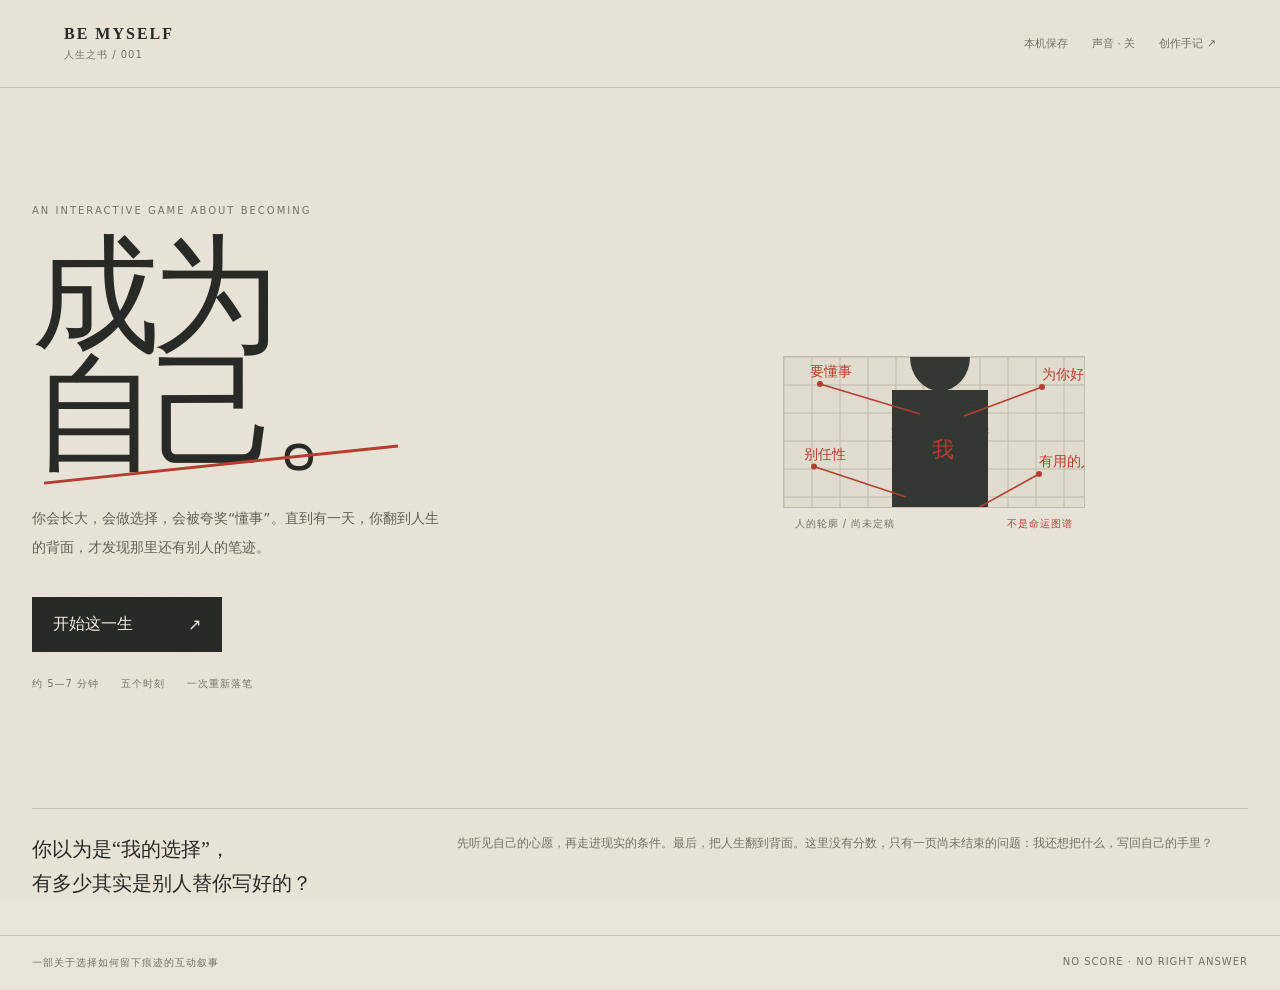
<file: index.html>
<!doctype html><html lang="zh-CN"><head><meta charset="utf-8"><meta name="viewport" content="width=device-width,initial-scale=1"><meta http-equiv="refresh" content="0; url=game.html"><link rel="canonical" href="game.html"><title>Be Myself · 人生之书</title></head><body><p>正在打开 <a href="game.html">Be Myself · 人生之书</a>……</p></body></html>
</file>
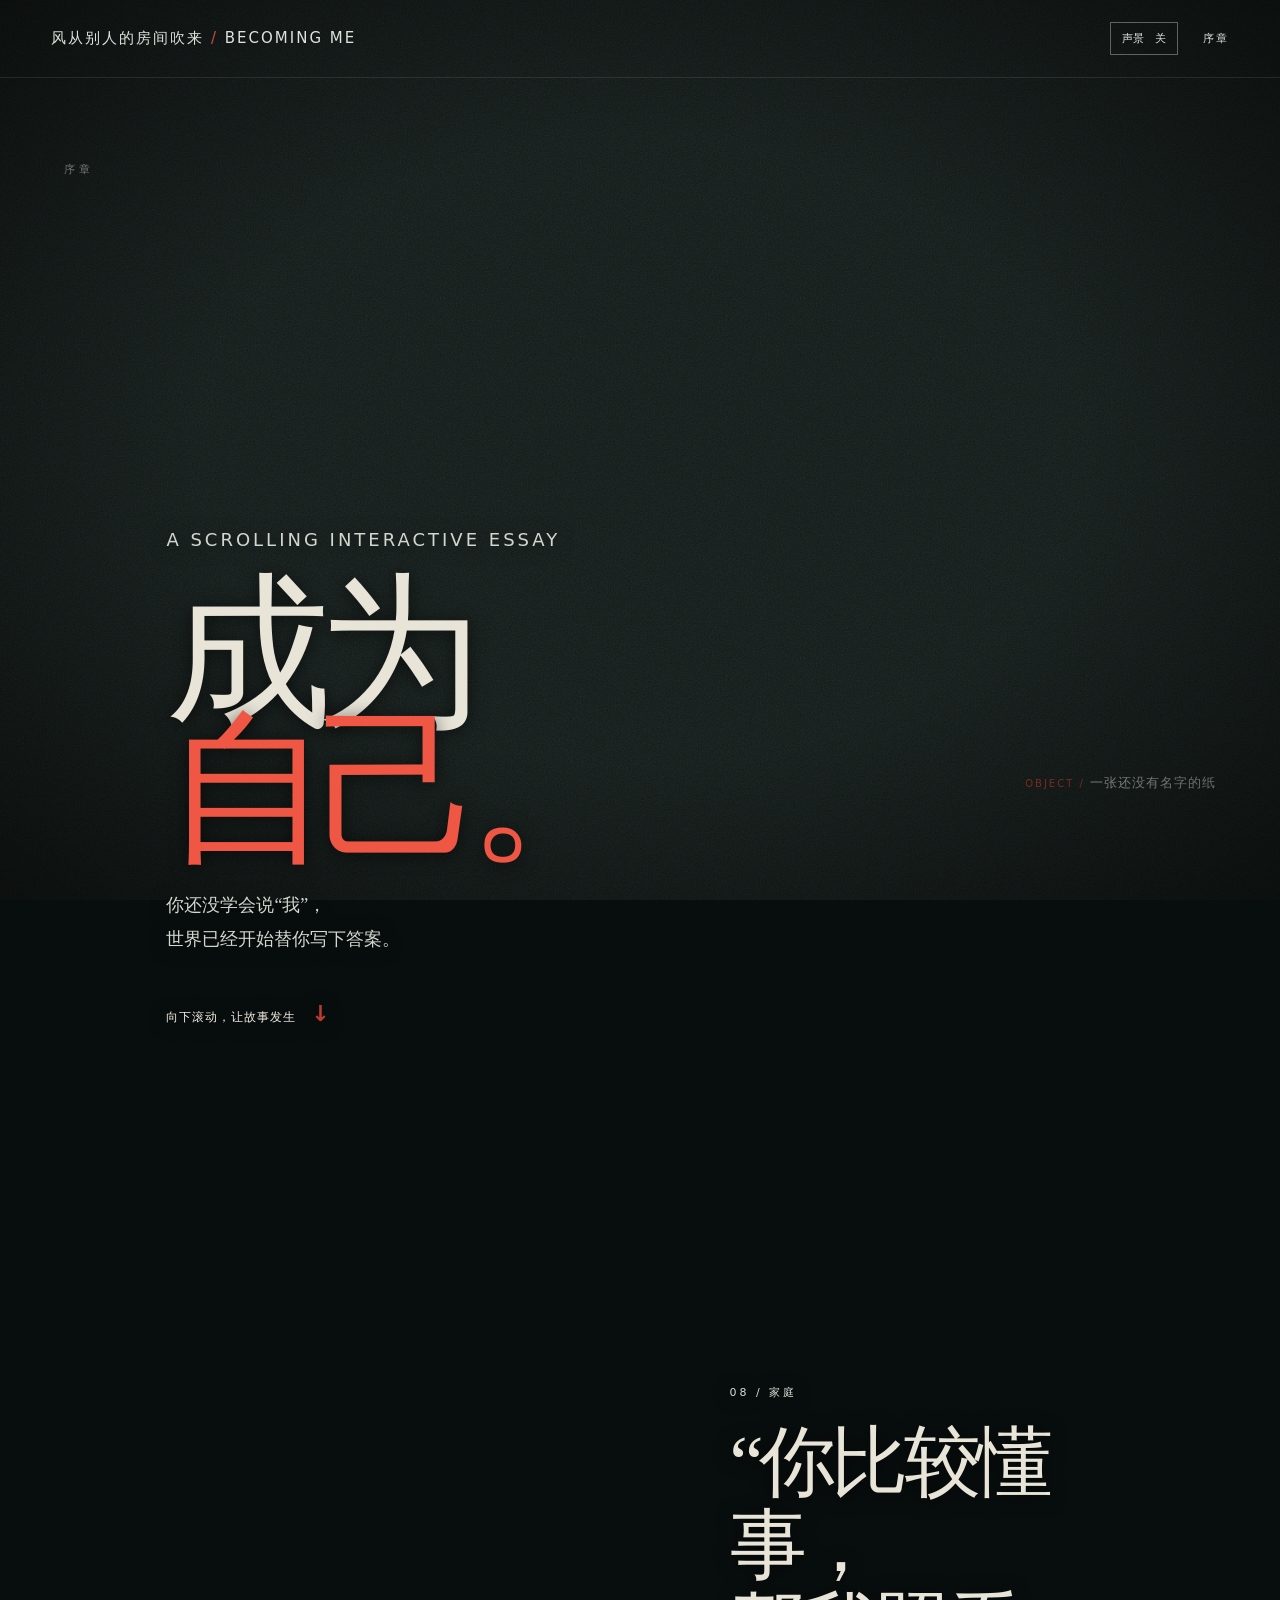
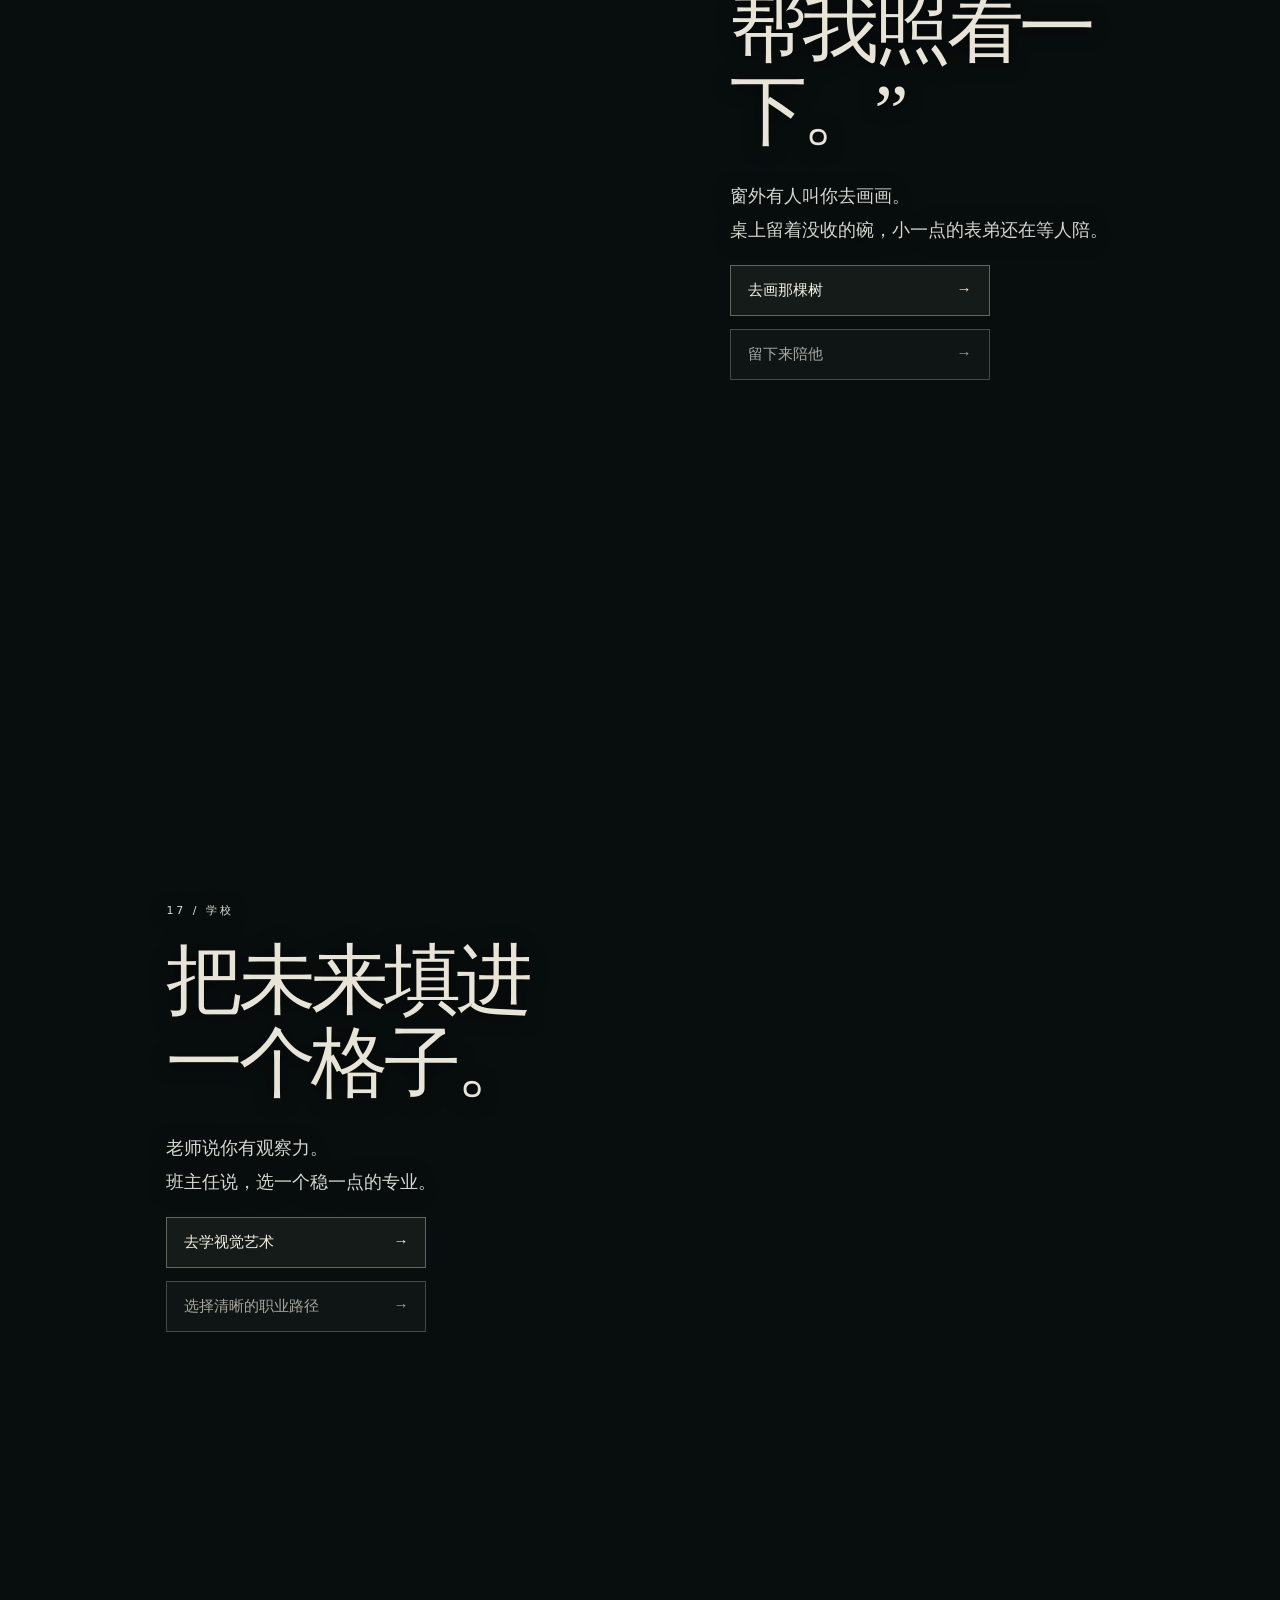
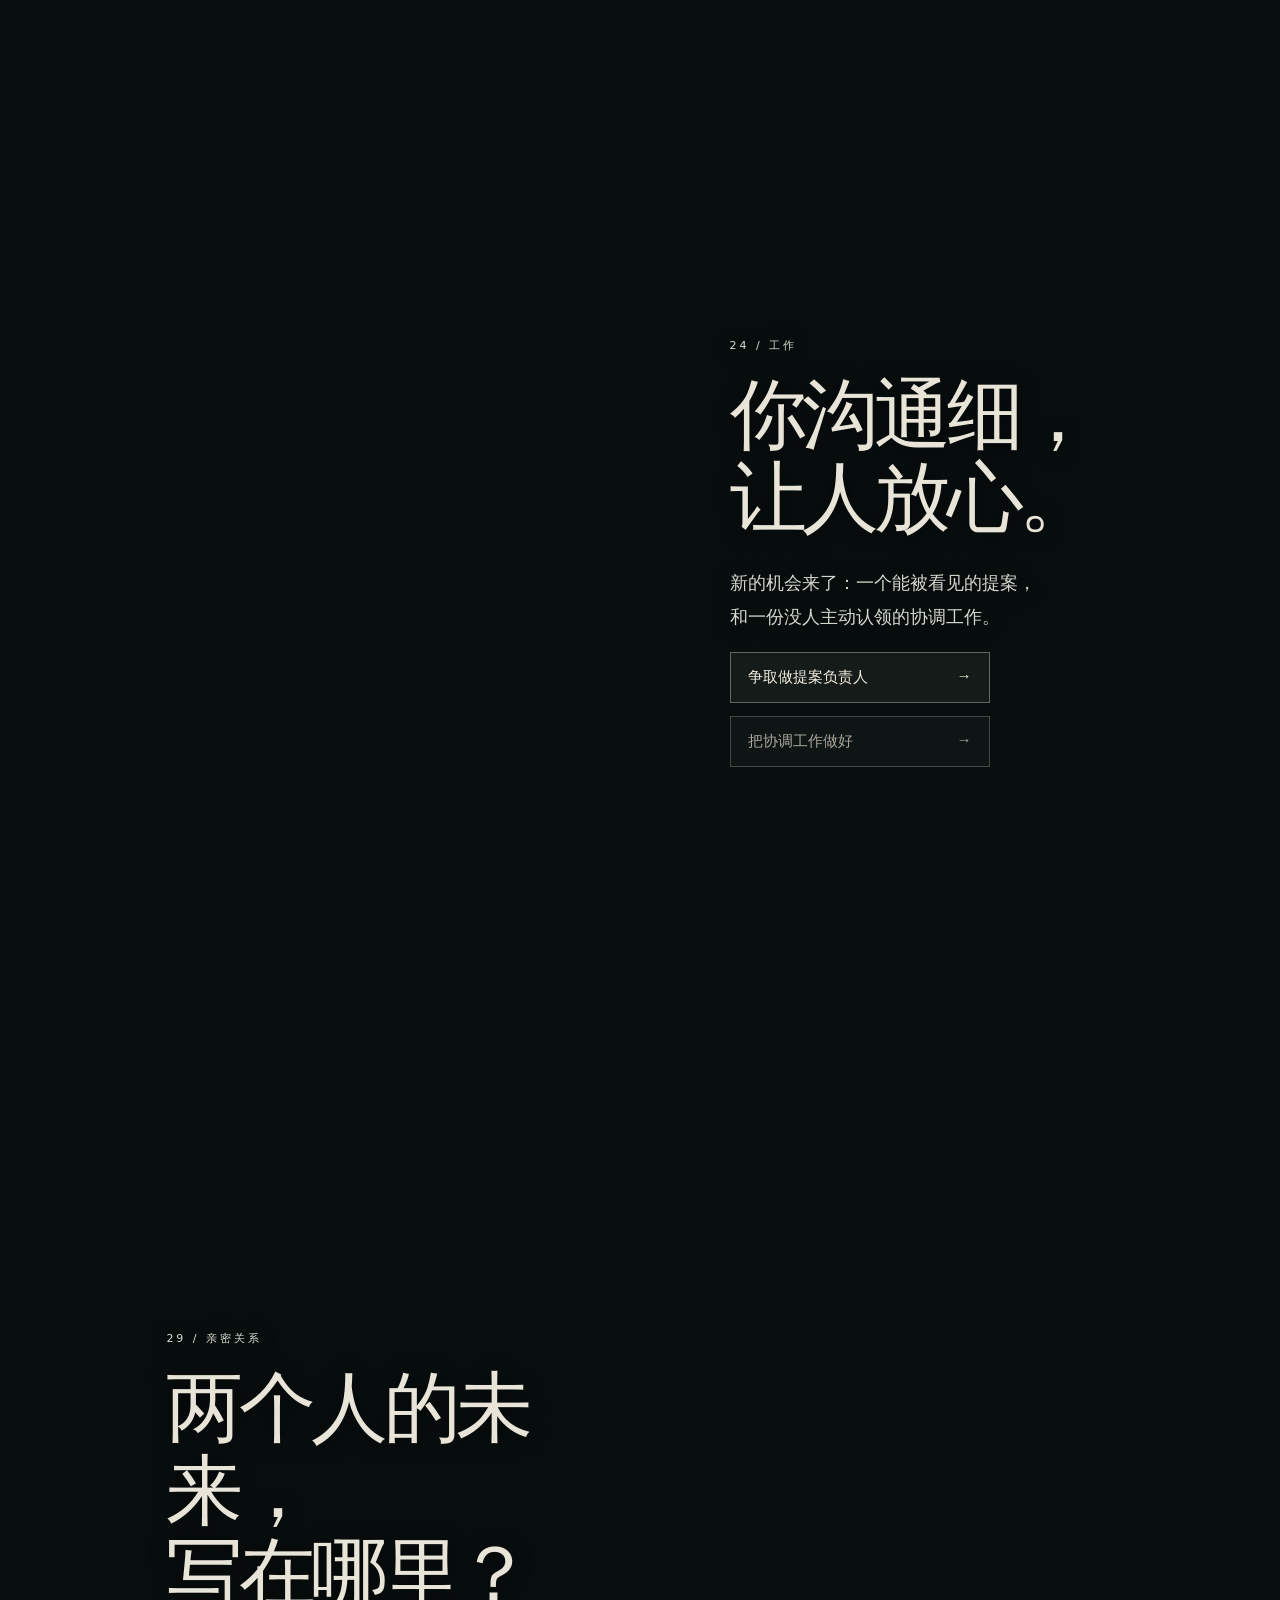
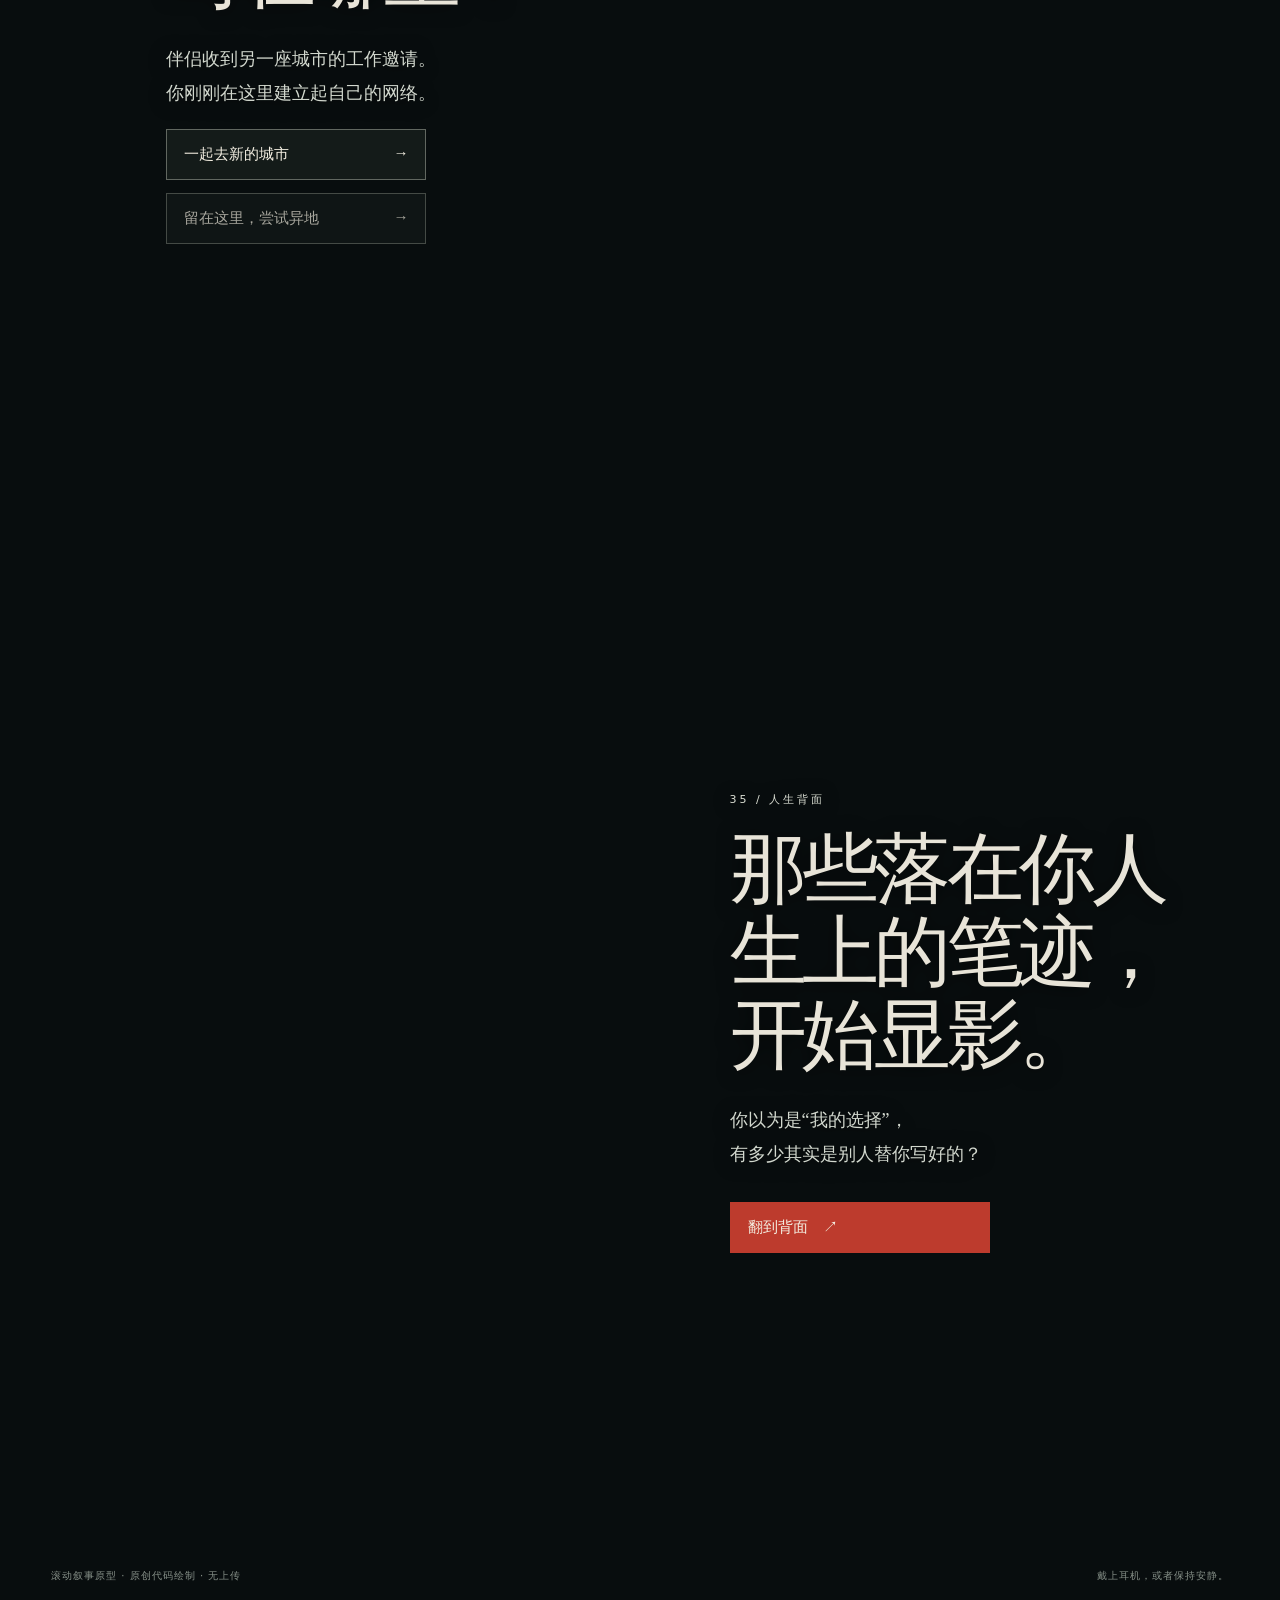
<file: becoming-film.html>
<!doctype html><html lang="zh-CN"><head><meta charset="utf-8"><meta name="viewport" content="width=device-width,initial-scale=1"><title>风从别人的房间吹来｜滚动动画叙事</title><link rel="stylesheet" href="becoming-film.css"></head><body><div id="progress"></div><header><div class="mark">风从别人的房间吹来 <i>/</i> BECOMING ME</div><div class="tools"><button id="sound">声景　关</button><span id="chapter">序章</span></div></header><main><div class="stage"><canvas id="world"></canvas><div class="film-grain"></div><div class="chapter-title" id="chapterTitle"></div><div class="object-label" id="objectLabel"></div></div><article id="story"><section class="beat intro" data-chapter="序章" data-object="一张还没有名字的纸"><div class="copy"><p class="kicker">A SCROLLING INTERACTIVE ESSAY</p><h1>成为<br><em>自己。</em></h1><p>你还没学会说“我”，<br>世界已经开始替你写下答案。</p><div class="scroll-cue">向下滚动，让故事发生 <b>↓</b></div></div></section><section class="beat" data-chapter="家庭" data-object="一只没有洗完的碗"><div class="copy"><span class="age">08 / 家庭</span><h2>“你比较懂事，<br>帮我照看一下。”</h2><p>窗外有人叫你去画画。<br>桌上留着没收的碗，小一点的表弟还在等人陪。</p><button class="choice" data-sound="home">去画那棵树 <span>→</span></button><button class="choice ghost" data-sound="home2">留下来陪他 <span>→</span></button></div></section><section class="beat" data-chapter="学校" data-object="一张被擦过的答题卡"><div class="copy"><span class="age">17 / 学校</span><h2>把未来填进<br>一个格子。</h2><p>老师说你有观察力。<br>班主任说，选一个稳一点的专业。</p><button class="choice" data-sound="school">去学视觉艺术 <span>→</span></button><button class="choice ghost" data-sound="school2">选择清晰的职业路径 <span>→</span></button></div></section><section class="beat" data-chapter="工作" data-object="一枚没有署名的工牌"><div class="copy"><span class="age">24 / 工作</span><h2>你沟通细，<br>让人放心。</h2><p>新的机会来了：一个能被看见的提案，<br>和一份没人主动认领的协调工作。</p><button class="choice" data-sound="work">争取做提案负责人 <span>→</span></button><button class="choice ghost" data-sound="work2">把协调工作做好 <span>→</span></button></div></section><section class="beat" data-chapter="关系" data-object="两张错开的地图"><div class="copy"><span class="age">29 / 亲密关系</span><h2>两个人的未来，<br>写在哪里？</h2><p>伴侣收到另一座城市的工作邀请。<br>你刚刚在这里建立起自己的网络。</p><button class="choice" data-sound="love">一起去新的城市 <span>→</span></button><button class="choice ghost" data-sound="love2">留在这里，尝试异地 <span>→</span></button></div></section><section class="beat" data-chapter="背面" data-object="一页显影中的纸"><div class="copy"><span class="age">35 / 人生背面</span><h2>那些落在你人生上的笔迹，<br>开始显影。</h2><p>你以为是“我的选择”，<br>有多少其实是别人替你写好的？</p><button class="reveal" id="reveal">翻到背面　↗</button><div class="after" id="after">这不是一场测试，也没有标准答案。<br>改变选择，不等于找到完美人生。<br><br><strong>但下一笔，可以重新商量。</strong></div></div></section></article></main><footer><span>滚动叙事原型 · 原创代码绘制 · 无上传</span><span>戴上耳机，或者保持安静。</span></footer><script src="becoming-film.js"></script></body></html>
</file>
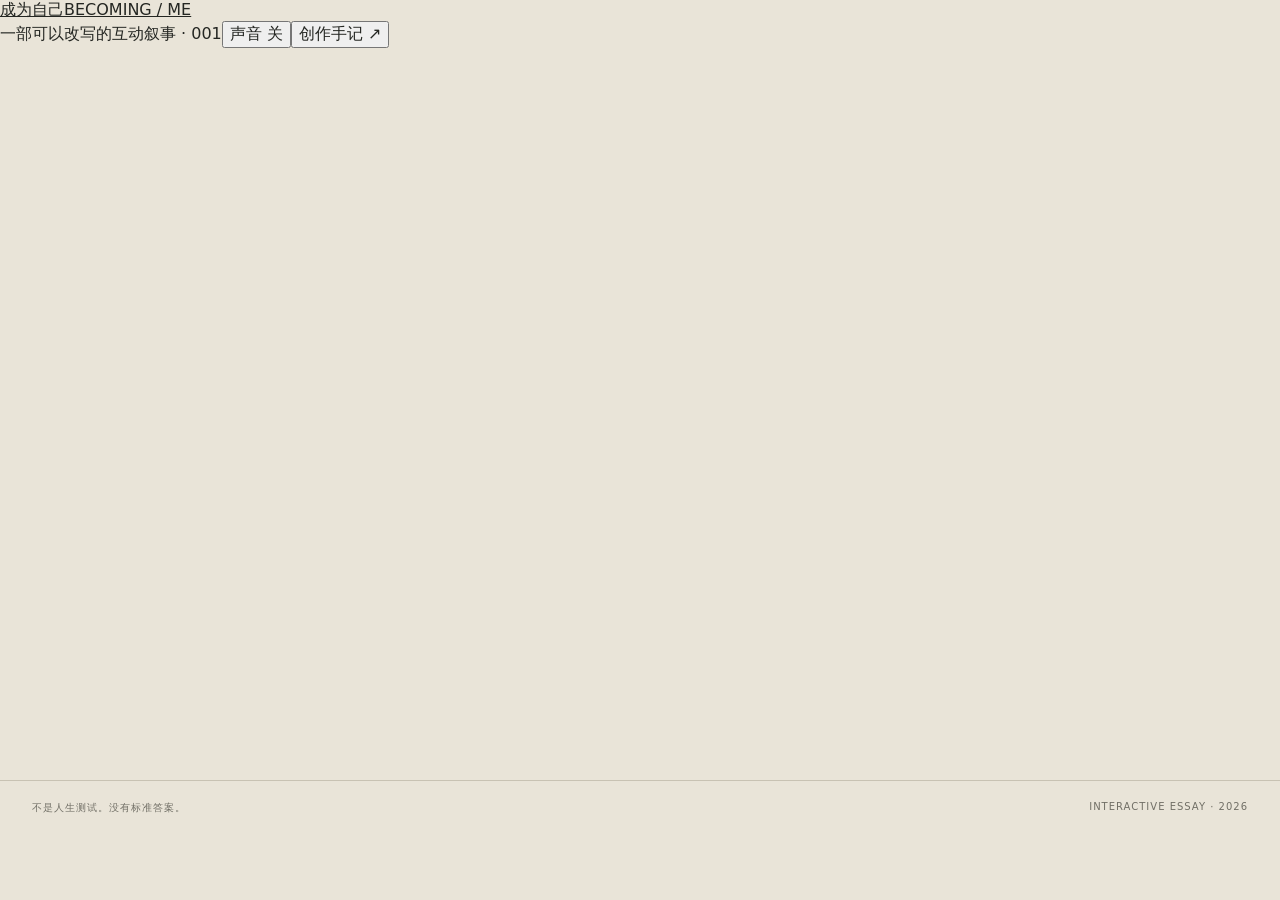
<file: becoming-final.html>
<!doctype html>
<html lang="zh-CN">
<head>
  <meta charset="utf-8">
  <meta name="viewport" content="width=device-width,initial-scale=1">
  <meta name="theme-color" content="#ece8dd">
  <title>成为自己 — 谁写下了我的选择</title>
  <link rel="stylesheet" href="game.css">
</head>
<body>
  <div class="grain" aria-hidden="true"></div>
  <header><a class="wordmark" href="becoming-yourself.html" aria-label="成为自己首页">成为自己<span>BECOMING / ME</span></a><div class="header-right"><span class="edition">一部可以改写的互动叙事 · 001</span><button id="sound" aria-pressed="false">声音 关</button><button id="about">创作手记 ↗</button></div></header>
  <main id="app"></main>
  <footer><span>不是人生测试。没有标准答案。</span><span>INTERACTIVE ESSAY · 2026</span></footer>
  <dialog id="dialog"><button class="close" aria-label="关闭">×</button><div id="dialog-content"></div></dialog>
  <div id="notice" role="status"></div>
  <script src="game.js"></script>
</body>
</html>
</file>
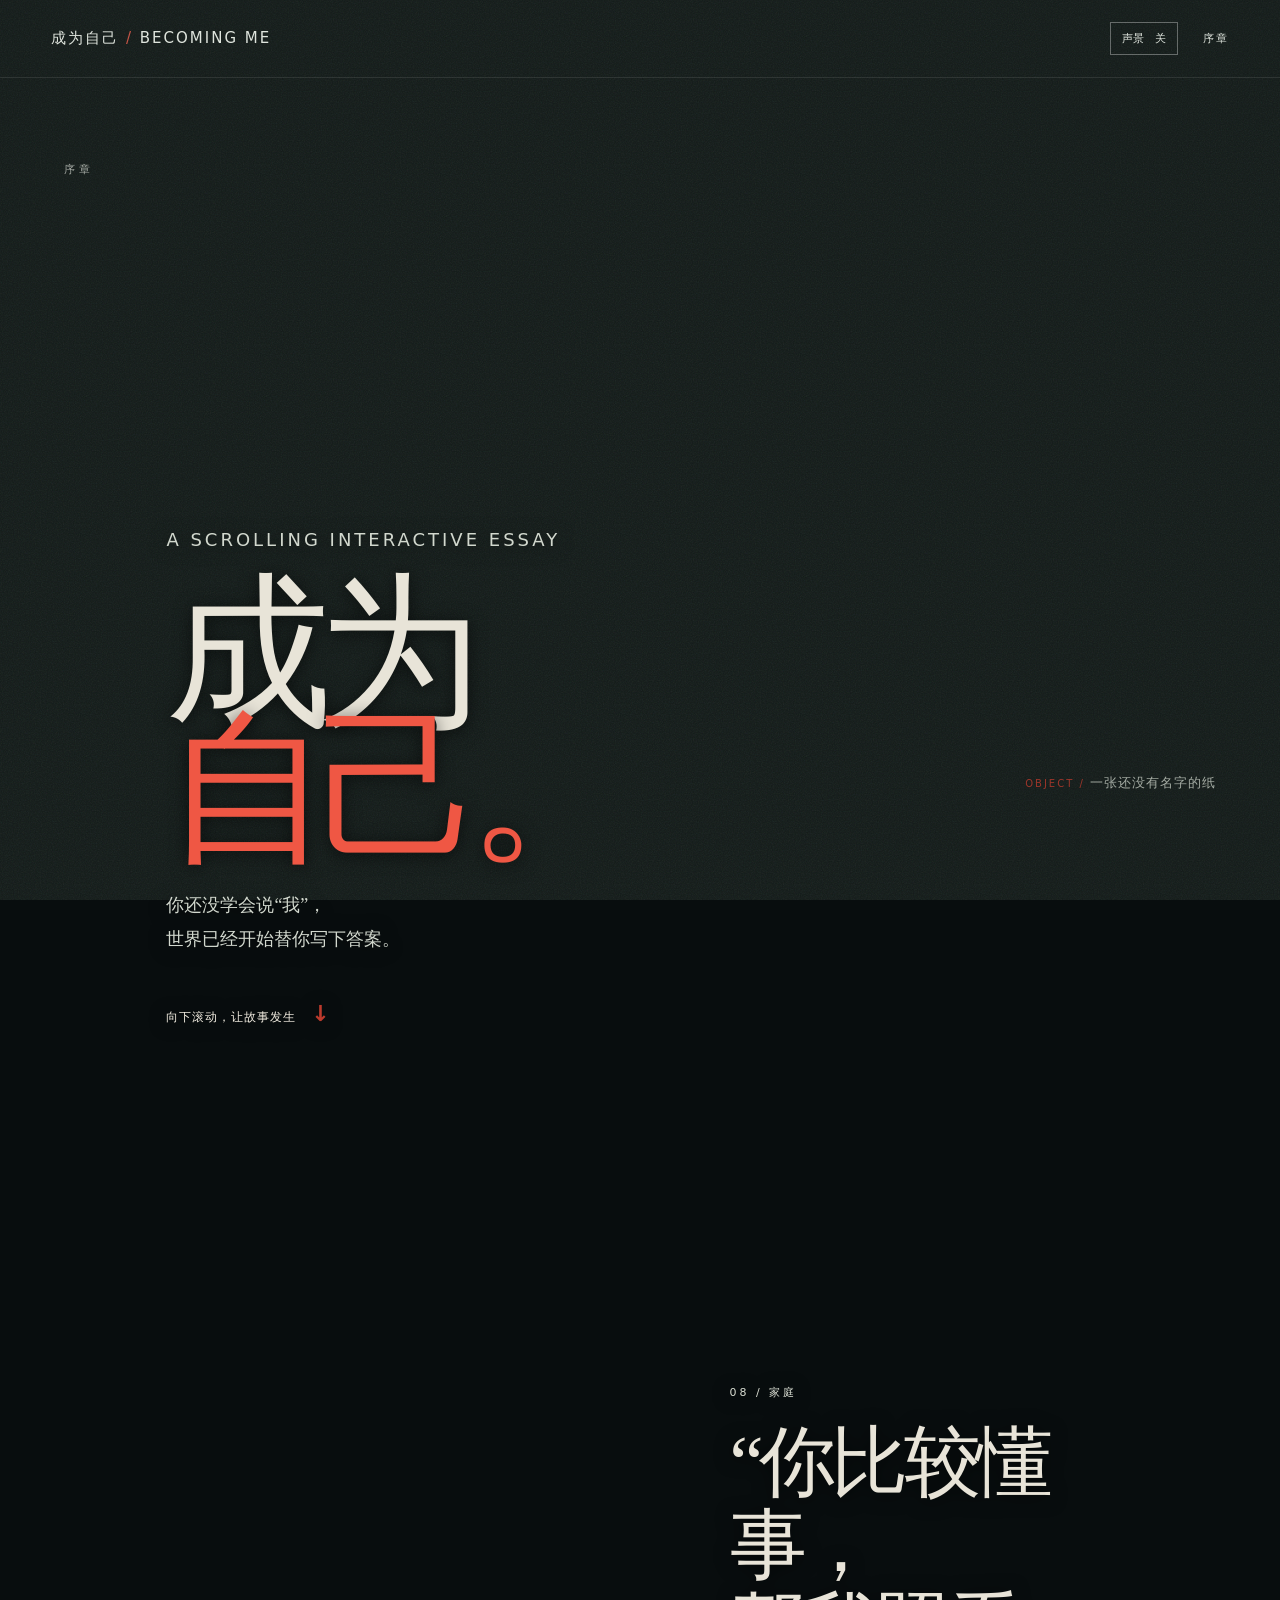
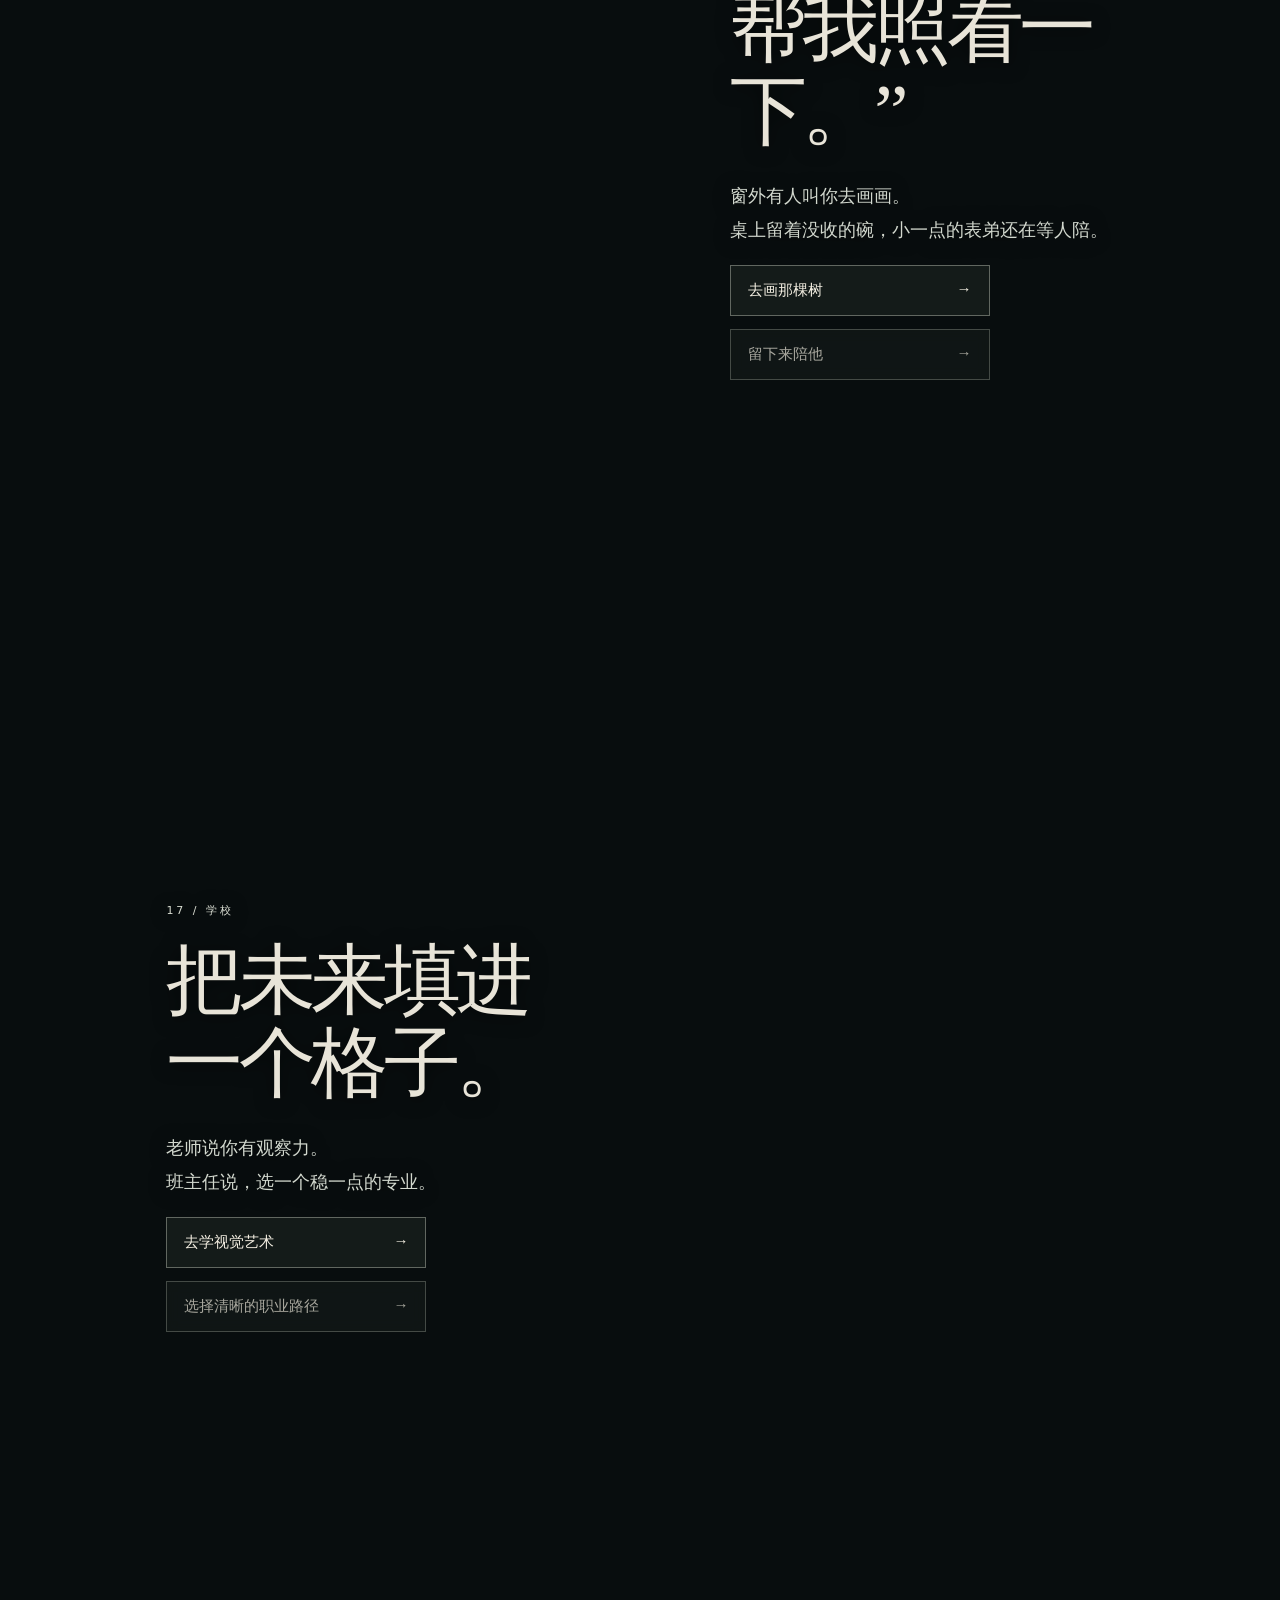
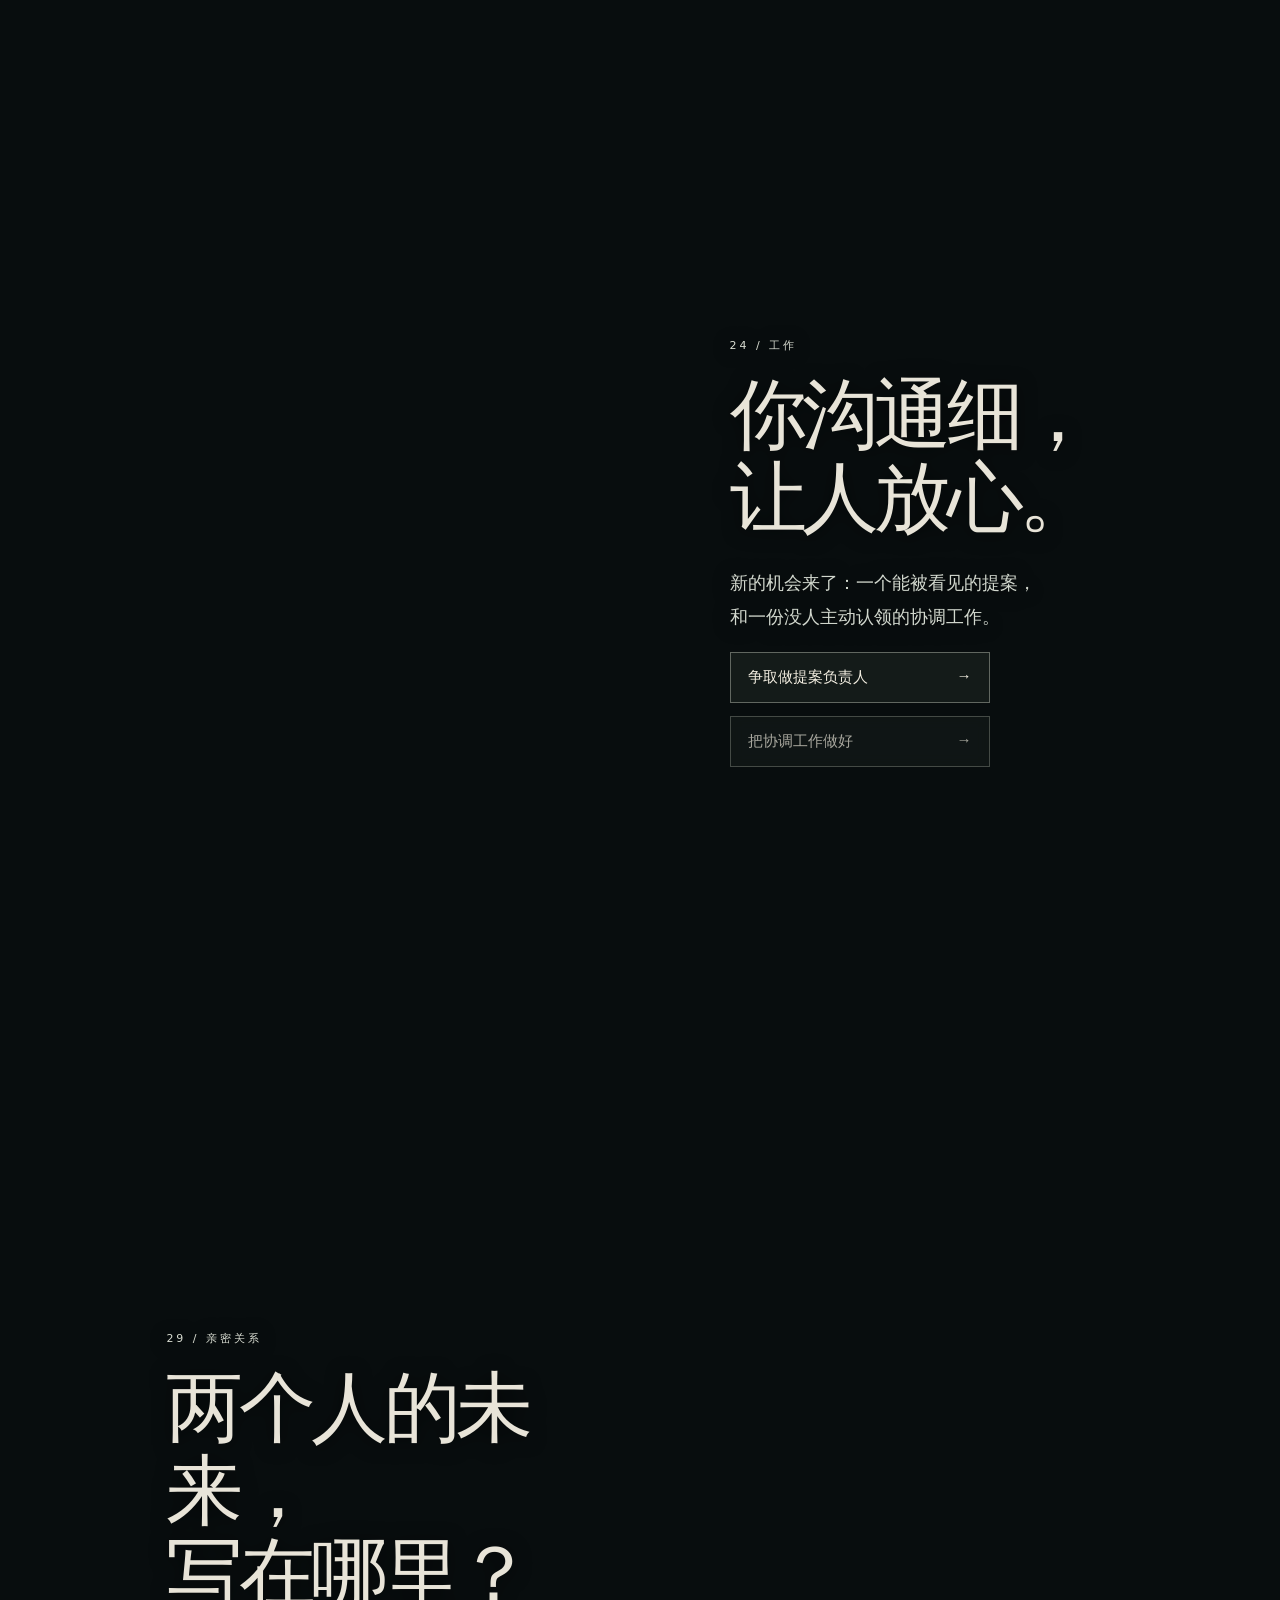
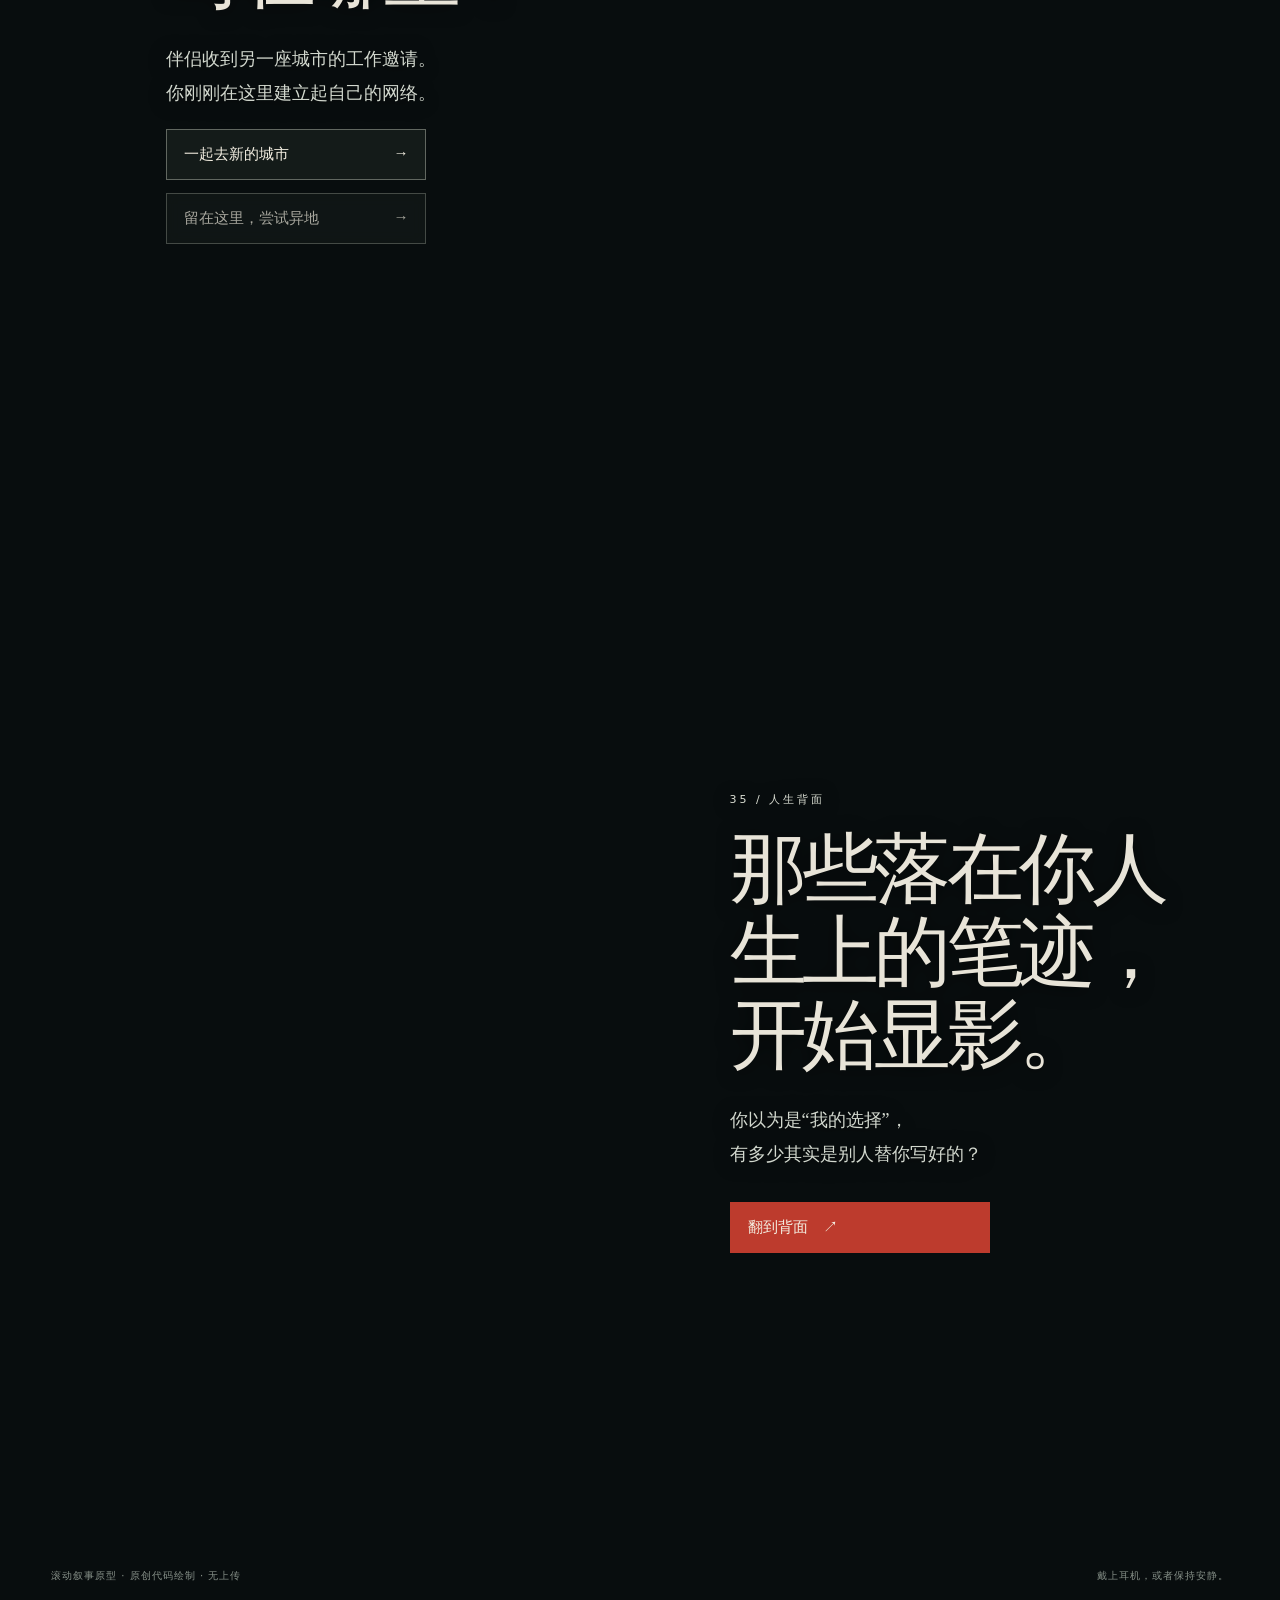
<file: becoming-scroll.html>
<!doctype html><html lang="zh-CN"><head><meta charset="utf-8"><meta name="viewport" content="width=device-width,initial-scale=1"><title>成为自己｜一部滚动的互动叙事</title><link rel="stylesheet" href="becoming-scroll.css"></head><body><div id="progress"></div><header><div class="mark">成为自己 <i>/</i> BECOMING ME</div><div class="tools"><button id="sound">声景　关</button><span id="chapter">序章</span></div></header><main><div class="stage"><canvas id="world"></canvas><div class="film-grain"></div><div class="chapter-title" id="chapterTitle"></div><div class="object-label" id="objectLabel"></div></div><article id="story"><section class="beat intro" data-chapter="序章" data-object="一张还没有名字的纸"><div class="copy"><p class="kicker">A SCROLLING INTERACTIVE ESSAY</p><h1>成为<br><em>自己。</em></h1><p>你还没学会说“我”，<br>世界已经开始替你写下答案。</p><div class="scroll-cue">向下滚动，让故事发生 <b>↓</b></div></div></section><section class="beat" data-chapter="家庭" data-object="一只没有洗完的碗"><div class="copy"><span class="age">08 / 家庭</span><h2>“你比较懂事，<br>帮我照看一下。”</h2><p>窗外有人叫你去画画。<br>桌上留着没收的碗，小一点的表弟还在等人陪。</p><button class="choice" data-sound="home">去画那棵树 <span>→</span></button><button class="choice ghost" data-sound="home2">留下来陪他 <span>→</span></button></div></section><section class="beat" data-chapter="学校" data-object="一张被擦过的答题卡"><div class="copy"><span class="age">17 / 学校</span><h2>把未来填进<br>一个格子。</h2><p>老师说你有观察力。<br>班主任说，选一个稳一点的专业。</p><button class="choice" data-sound="school">去学视觉艺术 <span>→</span></button><button class="choice ghost" data-sound="school2">选择清晰的职业路径 <span>→</span></button></div></section><section class="beat" data-chapter="工作" data-object="一枚没有署名的工牌"><div class="copy"><span class="age">24 / 工作</span><h2>你沟通细，<br>让人放心。</h2><p>新的机会来了：一个能被看见的提案，<br>和一份没人主动认领的协调工作。</p><button class="choice" data-sound="work">争取做提案负责人 <span>→</span></button><button class="choice ghost" data-sound="work2">把协调工作做好 <span>→</span></button></div></section><section class="beat" data-chapter="关系" data-object="两张错开的地图"><div class="copy"><span class="age">29 / 亲密关系</span><h2>两个人的未来，<br>写在哪里？</h2><p>伴侣收到另一座城市的工作邀请。<br>你刚刚在这里建立起自己的网络。</p><button class="choice" data-sound="love">一起去新的城市 <span>→</span></button><button class="choice ghost" data-sound="love2">留在这里，尝试异地 <span>→</span></button></div></section><section class="beat" data-chapter="背面" data-object="一页显影中的纸"><div class="copy"><span class="age">35 / 人生背面</span><h2>那些落在你人生上的笔迹，<br>开始显影。</h2><p>你以为是“我的选择”，<br>有多少其实是别人替你写好的？</p><button class="reveal" id="reveal">翻到背面　↗</button><div class="after" id="after">这不是一场测试，也没有标准答案。<br>改变选择，不等于找到完美人生。<br><br><strong>但下一笔，可以重新商量。</strong></div></div></section></article></main><footer><span>滚动叙事原型 · 原创代码绘制 · 无上传</span><span>戴上耳机，或者保持安静。</span></footer><script src="becoming-scroll.js"></script></body></html>
</file>
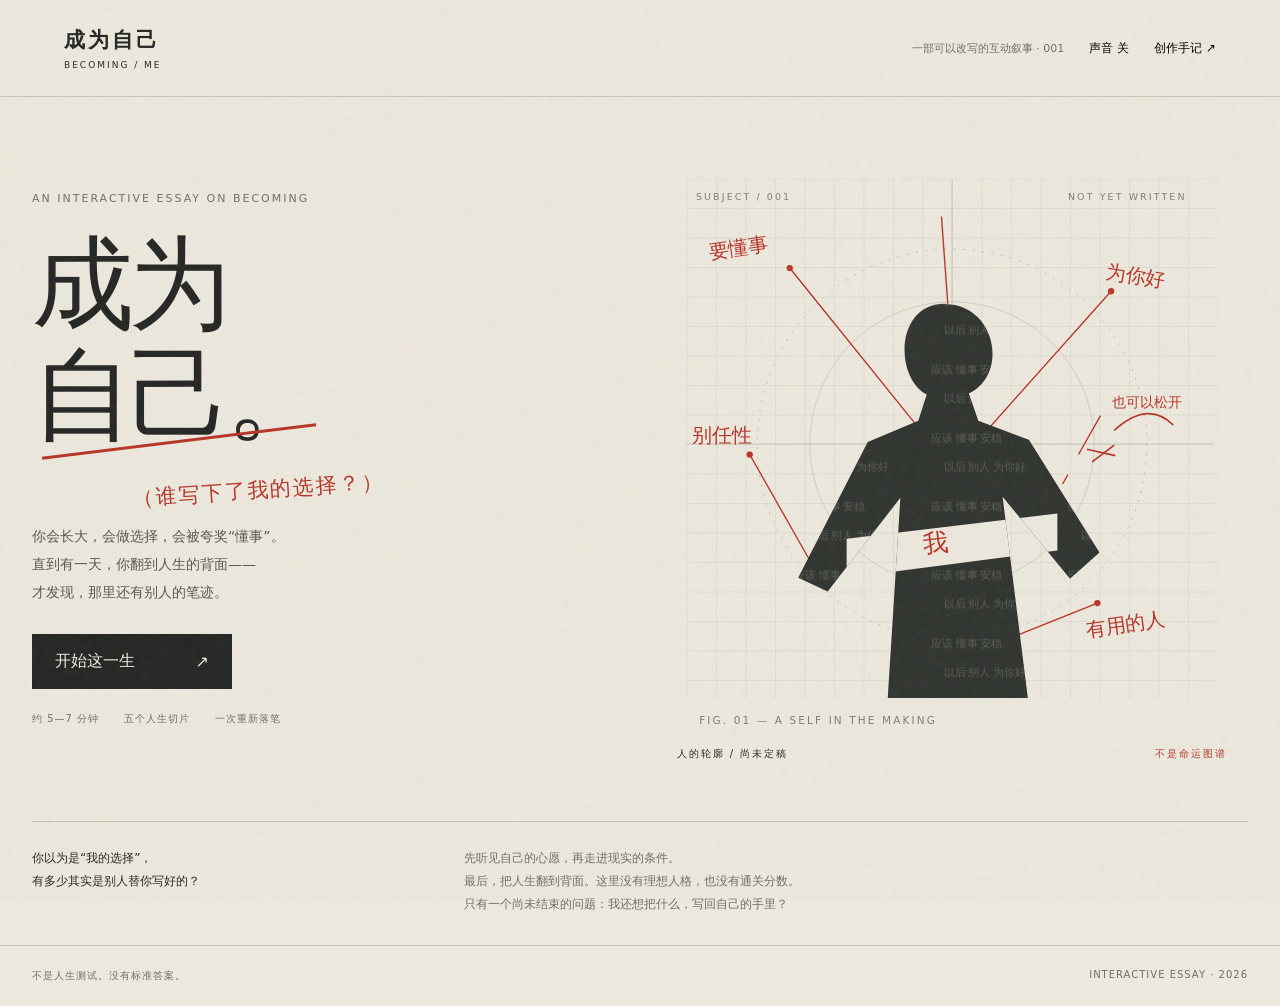
<file: becoming-v2.html>
<!doctype html>
<html lang="zh-CN">
<head>
  <meta charset="utf-8">
  <meta name="viewport" content="width=device-width,initial-scale=1">
  <meta name="theme-color" content="#ece8dd">
  <title>成为自己 — 谁写下了我的选择</title>
  <link rel="stylesheet" href="becoming-v2.css">
</head>
<body>
  <div class="grain" aria-hidden="true"></div>
  <header><a class="wordmark" href="becoming-yourself.html" aria-label="成为自己首页">成为自己<span>BECOMING / ME</span></a><div class="header-right"><span class="edition">一部可以改写的互动叙事 · 001</span><button id="sound" aria-pressed="false">声音 关</button><button id="about">创作手记 ↗</button></div></header>
  <main id="app"></main>
  <footer><span>不是人生测试。没有标准答案。</span><span>INTERACTIVE ESSAY · 2026</span></footer>
  <dialog id="dialog"><button class="close" aria-label="关闭">×</button><div id="dialog-content"></div></dialog>
  <div id="notice" role="status"></div>
  <script src="becoming-v2.js"></script>
</body>
</html>
</file>
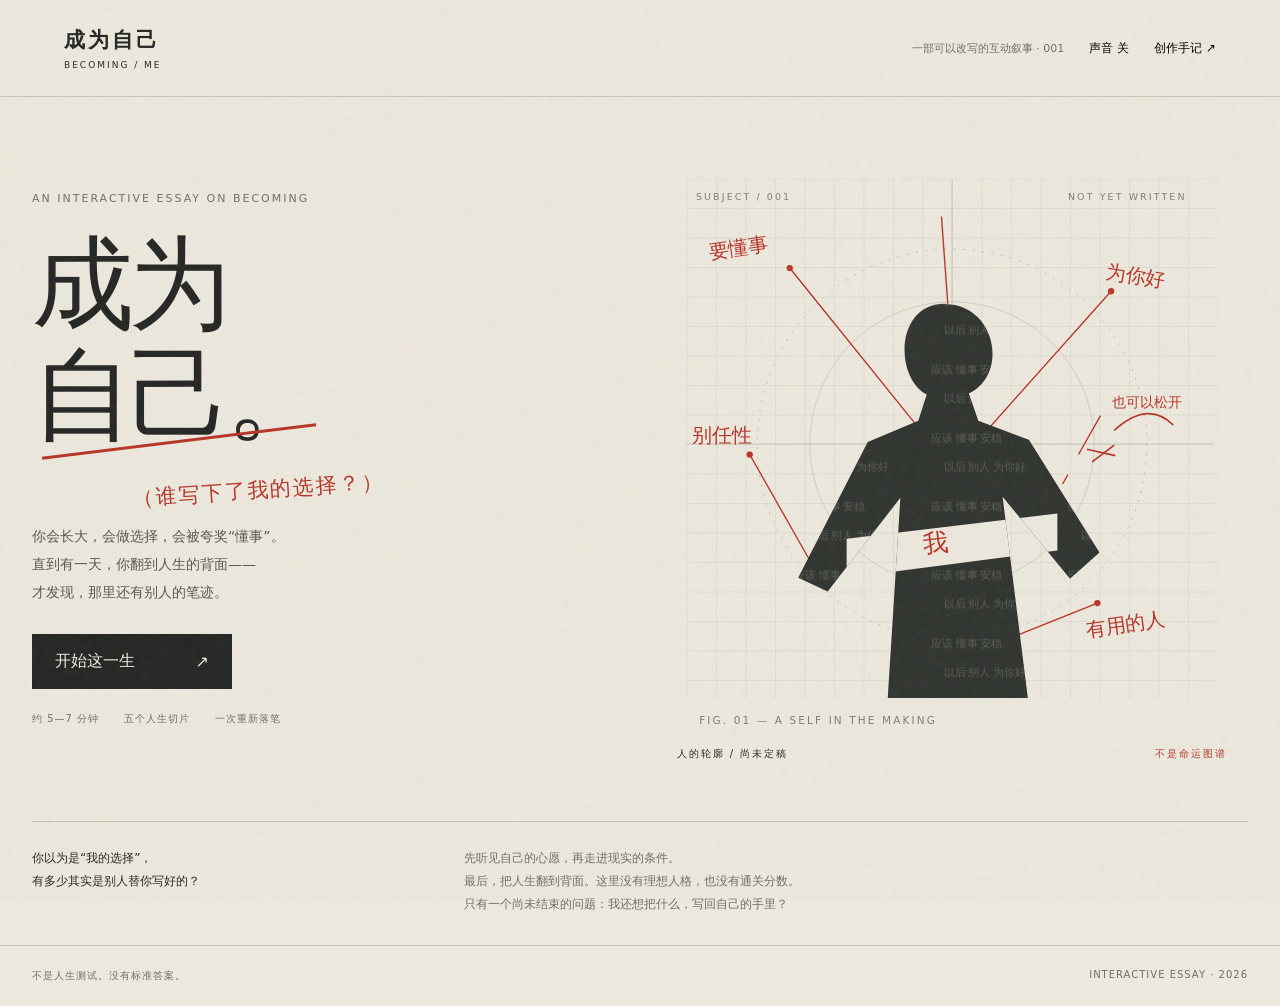
<file: becoming-yourself.html>
<!doctype html>
<html lang="zh-CN">
<head>
  <meta charset="utf-8">
  <meta name="viewport" content="width=device-width,initial-scale=1">
  <meta name="theme-color" content="#ece8dd">
  <title>成为自己 — 谁写下了我的选择</title>
  <link rel="stylesheet" href="becoming.css">
</head>
<body>
  <div class="grain" aria-hidden="true"></div>
  <header><a class="wordmark" href="becoming-yourself.html" aria-label="成为自己首页">成为自己<span>BECOMING / ME</span></a><div class="header-right"><span class="edition">一部可以改写的互动叙事 · 001</span><button id="sound" aria-pressed="false">声音 关</button><button id="about">创作手记 ↗</button></div></header>
  <main id="app"></main>
  <footer><span>不是人生测试。没有标准答案。</span><span>INTERACTIVE ESSAY · 2026</span></footer>
  <dialog id="dialog"><button class="close" aria-label="关闭">×</button><div id="dialog-content"></div></dialog>
  <div id="notice" role="status"></div>
  <script src="becoming.js"></script>
</body>
</html>
</file>
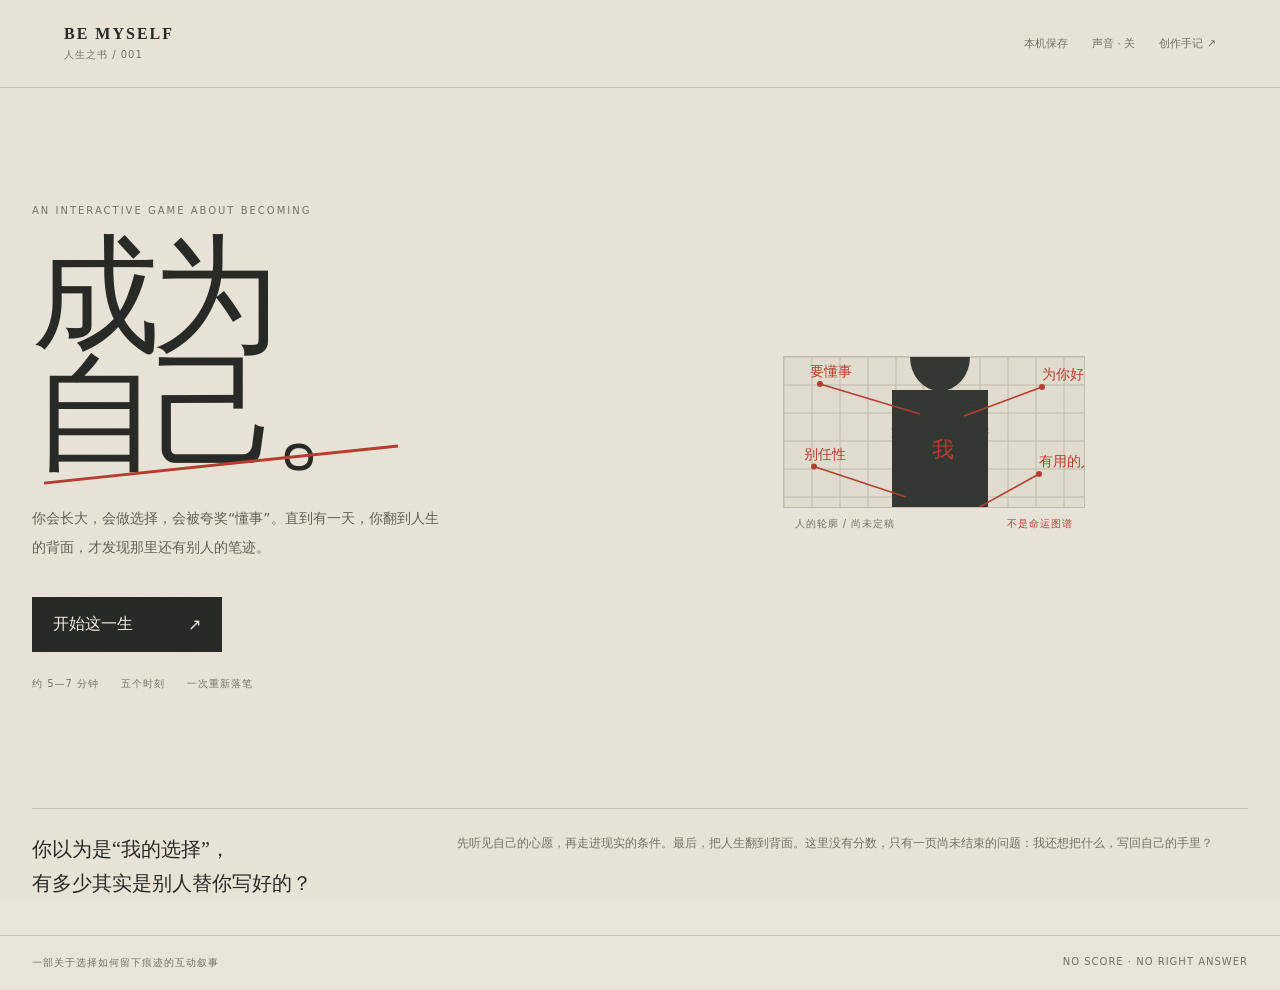
<file: game.html>
<!doctype html>
<html lang="zh-CN">
<head>
  <meta charset="utf-8">
  <meta name="viewport" content="width=device-width, initial-scale=1">
  <meta name="theme-color" content="#e9e4d8">
  <meta name="description" content="Be Myself：一款关于选择、处境与重新落笔的单人互动叙事游戏。">
  <title>Be Myself · 人生之书</title>
  <link rel="stylesheet" href="game.css">
</head>
<body>
  <div class="noise" aria-hidden="true"></div>
  <header class="topbar">
    <a class="brand" href="game.html"><span>BE MYSELF</span><small>人生之书 / 001</small></a>
    <div class="top-actions"><span id="save-state">本机保存</span><button id="sound" type="button" aria-pressed="false">声音 · 关</button><button id="about" type="button">创作手记 ↗</button></div>
  </header>
  <main id="app" tabindex="-1"></main>
  <footer><span>一部关于选择如何留下痕迹的互动叙事</span><span>NO SCORE · NO RIGHT ANSWER</span></footer>
  <dialog id="dialog"><button class="dialog-close" type="button" aria-label="关闭">×</button><div id="dialog-content"></div></dialog>
  <div id="toast" role="status" aria-live="polite"></div>
  <script src="game.js"></script>
</body>
</html>
</file>
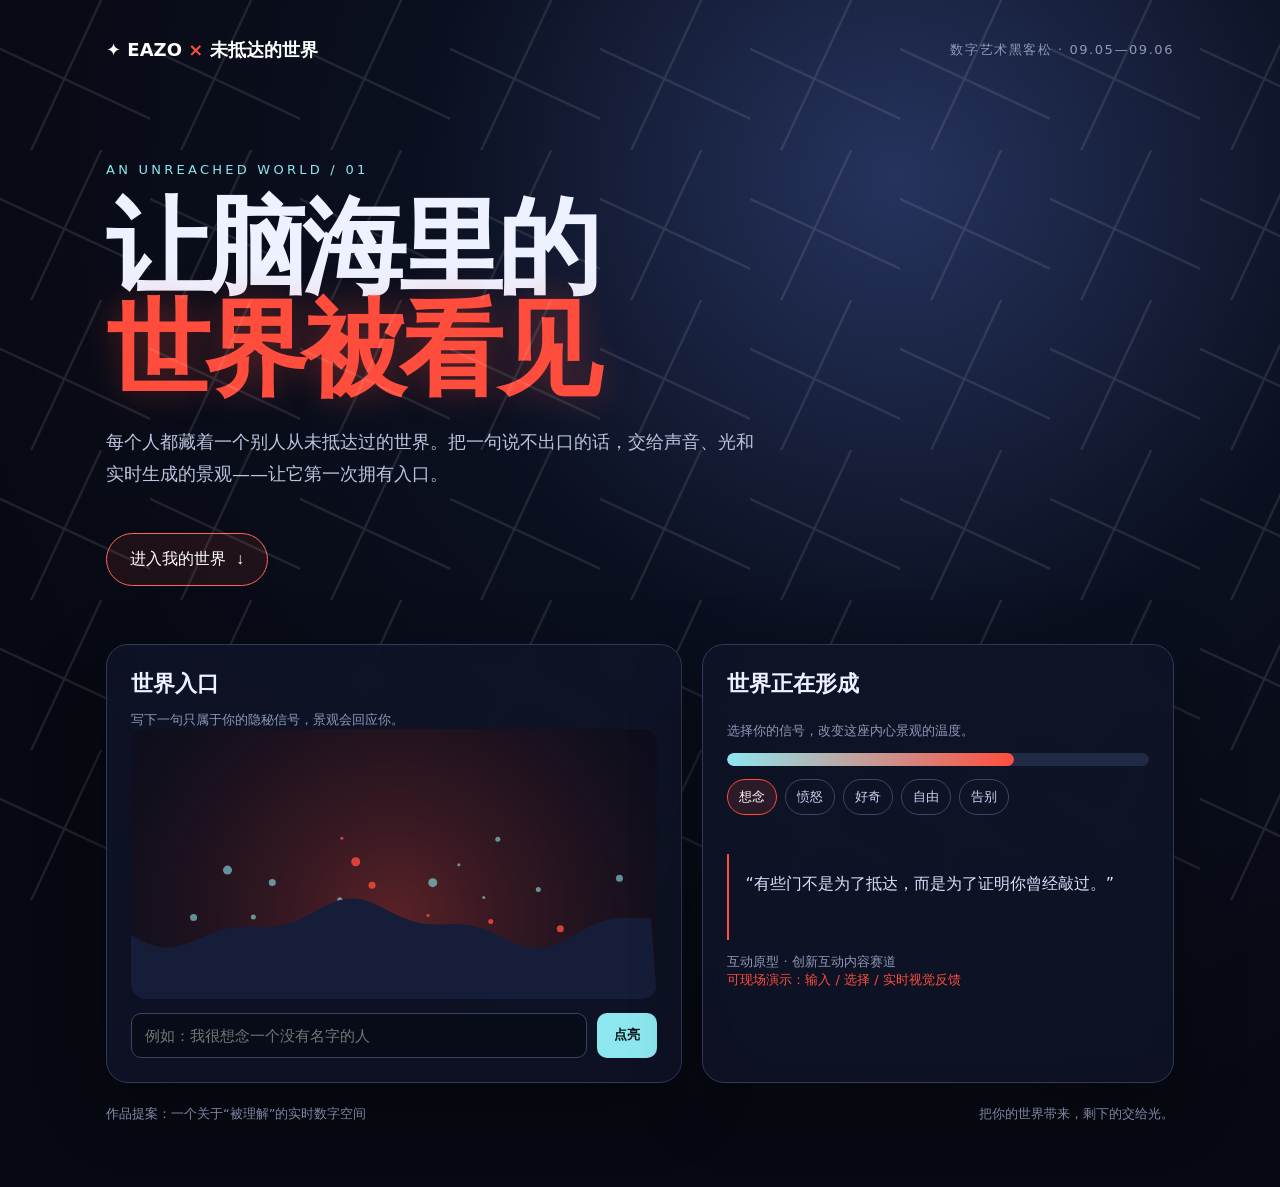
<file: index-v2.html>
<!doctype html>
<html lang="zh-CN">
<head>
<meta charset="utf-8" />
<meta name="viewport" content="width=device-width, initial-scale=1" />
<title>未抵达的世界 · An Unreached World</title>
<style>
:root{--bg:#070912;--ink:#eef1ff;--muted:#9199b8;--hot:#ff4d3d;--cyan:#8de7ef;--card:#101528cc}
*{box-sizing:border-box} body{margin:0;background:radial-gradient(circle at 70% 15%,#26335e 0,#0b1020 35%,var(--bg) 72%);color:var(--ink);font-family:system-ui,-apple-system,"PingFang SC","Microsoft YaHei",sans-serif;min-height:100vh;overflow-x:hidden}
body:before{content:"";position:fixed;inset:0;opacity:.12;pointer-events:none;background-image:linear-gradient(115deg,transparent 45%,#fff 46%,transparent 47%),linear-gradient(25deg,transparent 45%,#fff 46%,transparent 47%);background-size:150px 150px}
main{max-width:1120px;margin:auto;padding:38px 26px 64px}.top{display:flex;justify-content:space-between;align-items:center;color:var(--muted);font-size:13px;letter-spacing:.12em}.logo{color:#fff;font-weight:800;font-size:18px;letter-spacing:0}.logo span{color:var(--hot)}
.hero{padding:100px 0 58px;max-width:800px}.eyebrow{color:var(--cyan);font-size:13px;letter-spacing:.25em}.hero h1{font-size:clamp(48px,9vw,104px);line-height:.98;margin:20px 0 25px;letter-spacing:-.06em}.hero h1 em{font-style:normal;color:var(--hot);text-shadow:0 0 34px #ff4d3d55}.hero p{font-size:18px;line-height:1.8;color:#bcc3de;max-width:650px}.cta{display:inline-flex;gap:10px;align-items:center;margin-top:24px;padding:15px 23px;border:1px solid #ff6557;border-radius:99px;color:#fff;background:#ff4d3d18;cursor:pointer;font-size:16px}.cta:hover{background:#ff4d3d;color:#140b0b}
.grid{display:grid;grid-template-columns:1.1fr .9fr;gap:20px}.card{background:var(--card);border:1px solid #303957;border-radius:22px;padding:24px;backdrop-filter:blur(12px);box-shadow:0 20px 70px #0005}.card h2{font-size:22px;margin:0 0 10px}.card small{color:var(--muted)}
.world{min-height:390px;position:relative;overflow:hidden}.world canvas{width:100%;height:270px;display:block;border-radius:15px;background:#090d1c}.prompt{display:flex;gap:10px;margin-top:14px}.prompt input{flex:1;background:#080c18;border:1px solid #394362;color:#fff;border-radius:10px;padding:13px;font-size:15px}.prompt button{border:0;border-radius:10px;background:var(--cyan);color:#071017;padding:0 17px;font-weight:700;cursor:pointer}
.signal{display:flex;flex-direction:column;gap:13px}.meter{height:13px;border-radius:99px;background:#202a45;overflow:hidden}.meter i{display:block;height:100%;width:68%;background:linear-gradient(90deg,var(--cyan),var(--hot));border-radius:inherit;transition:width .7s}.chips{display:flex;flex-wrap:wrap;gap:8px}.chip{padding:8px 11px;border:1px solid #3b476a;border-radius:99px;color:#cbd4f4;font-size:13px;cursor:pointer}.chip.active{border-color:var(--hot);color:#fff;background:#ff4d3d22}.quote{margin-top:26px;padding:16px;border-left:2px solid var(--hot);color:#dce2ff;line-height:1.7;min-height:86px}
.footer{margin-top:22px;color:var(--muted);font-size:13px;display:flex;justify-content:space-between}.tag{color:var(--hot)}
@media(max-width:760px){main{padding:24px 17px}.hero{padding:70px 0 40px}.grid{grid-template-columns:1fr}.hero p{font-size:16px}.footer{flex-direction:column;gap:8px}}
</style></head>
<body><main><div class="top"><div class="logo">✦ EAZO <span>×</span> 未抵达的世界</div><div>数字艺术黑客松 · 09.05—09.06</div></div>
<section class="hero"><div class="eyebrow">AN UNREACHED WORLD / 01</div><h1>让脑海里的<br><em>世界被看见</em></h1><p>每个人都藏着一个别人从未抵达过的世界。把一句说不出口的话，交给声音、光和实时生成的景观——让它第一次拥有入口。</p><button class="cta" onclick="document.querySelector('.prompt input').focus()">进入我的世界 <b>↓</b></button></section>
<section class="grid"><div class="card world"><h2>世界入口</h2><small>写下一句只属于你的隐秘信号，景观会回应你。</small><canvas id="scene"></canvas><div class="prompt"><input id="word" placeholder="例如：我很想念一个没有名字的人" maxlength="32"><button onclick="enterWorld()">点亮</button></div></div>
<div class="card signal"><h2>世界正在形成</h2><small>选择你的信号，改变这座内心景观的温度。</small><div class="meter"><i id="bar"></i></div><div class="chips" id="chips"><div class="chip active">想念</div><div class="chip">愤怒</div><div class="chip">好奇</div><div class="chip">自由</div><div class="chip">告别</div></div><div class="quote" id="quote">“有些门不是为了抵达，而是为了证明你曾经敲过。”</div><div style="color:var(--muted);font-size:13px">互动原型 · 创新互动内容赛道<br><span class="tag">可现场演示：输入 / 选择 / 实时视觉反馈</span></div></div></section>
<div class="footer"><span>作品提案：一个关于“被理解”的实时数字空间</span><span>把你的世界带来，剩下的交给光。</span></div></main>
<script>
const c=document.getElementById('scene'),x=c.getContext('2d');let t=0,energy=.68;function fit(){c.width=c.clientWidth*devicePixelRatio;c.height=c.clientHeight*devicePixelRatio;x.scale(devicePixelRatio,devicePixelRatio)}fit();addEventListener('resize',fit);
function draw(){let w=c.clientWidth,h=c.clientHeight;x.clearRect(0,0,w,h);let g=x.createRadialGradient(w*.5,h*.7,4,w*.5,h*.7,w*.8);g.addColorStop(0,`rgba(255,77,61,${.18+energy*.22})`);g.addColorStop(1,'rgba(8,12,28,0)');x.fillStyle=g;x.fillRect(0,0,w,h);for(let i=0;i<32;i++){let a=i*.7+t*.35, r=30+i*8+Math.sin(t+i)*8, px=w*.5+Math.cos(a)*r, py=h*.68+Math.sin(a)*r*.35;x.beginPath();x.arc(px,py,1.5+(i%4),0,7);x.fillStyle=i%3?'#8de7ef99':'#ff4d3dcc';x.fill()}x.beginPath();x.moveTo(0,h*.78);for(let i=0;i<=w;i+=8)x.lineTo(i,h*.72+Math.sin(i*.018+t)*18+Math.sin(i*.05)*7);x.lineTo(w,h);x.lineTo(0,h);x.fillStyle='#151d38';x.fill();t+=.02;requestAnimationFrame(draw)}draw();
const qs=['“有些门不是为了抵达，而是为了证明你曾经敲过。”','“你没有消失，你只是还没有被正确地看见。”','“把沉默交给光，它会替你长出形状。”','“每一次选择，都是给世界增加一颗星。”'];let qi=0;function enterWorld(){let v=document.getElementById('word').value.trim();if(v){energy=Math.min(1,energy+.12);document.getElementById('bar').style.width=(energy*100)+'%';document.getElementById('quote').textContent='“'+v+'”——你的世界已打开。';}}document.querySelectorAll('.chip').forEach((e,i)=>e.onclick=()=>{document.querySelectorAll('.chip').forEach(z=>z.classList.remove('active'));e.classList.add('active');energy=.35+i*.13;document.getElementById('bar').style.width=(energy*100)+'%';qi=(qi+1)%qs.length;document.getElementById('quote').textContent=qs[qi]});
</script></body></html>
</file>
<file: becoming-film.css>
@charset "UTF-8";:root{--paper:#e8e4d8;--ink:#181b1a;--red:#bd3b2d;--blue:#a9bac0;--line:#858a81}*{box-sizing:border-box}html{scroll-behavior:smooth}body{margin:0;background:#080d0e;color:var(--paper);font-family:Georgia,"Songti SC","STSong",serif}header{position:fixed;z-index:10;top:0;left:0;right:0;padding:22px 4vw;display:flex;justify-content:space-between;align-items:center;font:11px system-ui;letter-spacing:2px;color:#dbe0d8;border-bottom:1px solid #ffffff18;mix-blend-mode:screen}.mark{font-size:15px;letter-spacing:2px}.mark i{color:var(--red);font-style:normal}.tools{display:flex;align-items:center;gap:25px}.tools button{color:#dbe0d8;background:none;border:1px solid #ffffff55;padding:8px 11px;font:11px system-ui;cursor:pointer}.tools button:hover{background:#ffffff15}#progress{position:fixed;z-index:20;top:0;left:0;height:3px;background:var(--red);width:0;transition:width .15s}main{position:relative}.stage{position:fixed;inset:0;background:#111917;overflow:hidden}.stage:after{content:"";position:absolute;inset:-8%;pointer-events:none;background:radial-gradient(ellipse at center,transparent 42%,#000b 100%);z-index:2}.stage canvas{width:100%;height:100%;display:block;filter:saturate(.88) contrast(1.08)}.film-grain{position:absolute;inset:0;opacity:.15;pointer-events:none;background-image:url("data:image/svg+xml,%3Csvg xmlns='http://www.w3.org/2000/svg' width='180' height='180'%3E%3Cfilter id='n'%3E%3CfeTurbulence type='fractalNoise' baseFrequency='.82' numOctaves='3' stitchTiles='stitch'/%3E%3C/filter%3E%3Crect width='100%25' height='100%25' filter='url(%23n)' opacity='.7'/%3E%3C/svg%3E");mix-blend-mode:screen;animation:grain .18s steps(2) infinite}.chapter-title{position:absolute;top:18%;left:5%;font:11px system-ui;letter-spacing:4px;color:#e0e4dc;opacity:.7;text-transform:uppercase}.object-label{position:absolute;bottom:12%;right:5%;font-size:13px;color:#c7cec4;letter-spacing:1px;opacity:.8}.object-label:before{content:'OBJECT / ';color:var(--red);font:10px system-ui;letter-spacing:2px}.beat{height:115vh;position:relative;z-index:2;display:flex;align-items:center;padding:8vw 9vw;pointer-events:none}.beat.intro{height:130vh;align-items:flex-end;padding-bottom:16vh}.copy{max-width:490px;pointer-events:auto;text-shadow:0 2px 18px #0009;animation:copyIn .9s ease both}.kicker,.age{font:11px system-ui;letter-spacing:3px;color:#d9ddd2}.kicker{color:#e98b79}.copy h1{font-size:clamp(78px,13vw,190px);font-weight:400;line-height:.82;letter-spacing:-.09em;margin:28px 0 30px;text-wrap:balance}.copy h1 em{font-style:normal;color:#ef5744}.copy h2{font-size:clamp(42px,6vw,82px);font-weight:400;line-height:1.08;letter-spacing:-.06em;margin:22px 0 25px}.copy p{font-size:18px;line-height:1.9;color:#d2d8ce;max-width:400px}.scroll-cue{margin-top:45px;color:#f2ede1;font:12px system-ui;letter-spacing:1px}.scroll-cue b{color:var(--red);font-size:22px;margin-left:10px}.choice,.reveal{display:flex;justify-content:space-between;min-width:260px;margin:13px 0;padding:15px 17px;color:#f4efe2;background:#18201dcc;border:1px solid #d6d9cb66;font:15px Georgia,serif;cursor:pointer;backdrop-filter:blur(7px);transition:.25s}.choice:hover,.reveal:hover{background:var(--red);border-color:var(--red);transform:translateX(8px)}.choice.ghost{opacity:.68}.choice.chosen{background:#bd3b2d;border-color:#ef806e;transform:translateX(12px)}.reveal{background:var(--red);border-color:var(--red);margin-top:30px}.after{display:none;margin-top:30px;padding:20px 0;border-top:1px solid #d6d9cb66;font-size:17px;line-height:1.9;color:#dfe5d8}.after.show{display:block;animation:up .8s ease both}.after strong{color:#ef806e;font-weight:400}.beat:nth-of-type(odd) .copy{margin-left:4vw}.beat:nth-of-type(even) .copy{margin-left:48vw}footer{position:relative;z-index:3;padding:24px 4vw;display:flex;justify-content:space-between;background:#080d0e;color:#879189;font:10px system-ui;letter-spacing:1px}body.revealed .stage canvas{filter:saturate(1.4) contrast(1.18) brightness(1.05)}@keyframes up{from{opacity:0;transform:translateY(20px)}to{opacity:1;transform:none}}@keyframes copyIn{from{opacity:0;transform:translateY(28px)}to{opacity:1;transform:none}}@keyframes grain{0%{transform:translate(0,0)}25%{transform:translate(1%,-1%)}50%{transform:translate(-1%,1%)}75%{transform:translate(1%,1%)}100%{transform:translate(0,0)}}@media(max-width:700px){header{padding:17px 20px}.tools{gap:10px}.tools span{display:none}.beat,.beat.intro{height:100vh;padding:30px 24px;align-items:flex-end;padding-bottom:18vh}.beat:nth-of-type(even) .copy,.beat:nth-of-type(odd) .copy{margin-left:0}.copy h1{font-size:92px}.copy h2{font-size:46px}.copy p{font-size:15px}.choice{min-width:230px}.object-label{bottom:9%;font-size:11px}}
</file>
<file: game.css>
@charset "UTF-8";
:root{--paper:#e9e4d8;--paper-light:#f4f0e6;--ink:#242622;--muted:#716f66;--line:#c8c2b3;--red:#b63a2b;--blue:#4d6870;--serif:"Songti SC","STSong","SimSun",serif;--sans:"Microsoft YaHei",system-ui,sans-serif}
*{box-sizing:border-box}html{scroll-behavior:smooth}body{margin:0;background:var(--paper);color:var(--ink);font-family:var(--sans);-webkit-font-smoothing:antialiased}button,a{font:inherit;color:inherit}button{cursor:pointer}button:focus-visible,a:focus-visible,textarea:focus-visible{outline:3px solid var(--red);outline-offset:4px}.noise{position:fixed;inset:0;z-index:20;pointer-events:none;opacity:.075;background-image:url("data:image/svg+xml,%3Csvg xmlns='http://www.w3.org/2000/svg' width='140' height='140' viewBox='0 0 140 140'%3E%3Cfilter id='n'%3E%3CfeTurbulence type='fractalNoise' baseFrequency='.75' numOctaves='3' stitchTiles='stitch'/%3E%3C/filter%3E%3Crect width='100%25' height='100%25' filter='url(%23n)' opacity='.8'/%3E%3C/svg%3E")}.topbar{max-width:1440px;margin:auto;padding:25px 5%;border-bottom:1px solid var(--line);display:flex;align-items:center;justify-content:space-between;gap:20px}.brand{text-decoration:none;letter-spacing:2px;font:700 16px var(--serif)}.brand small{display:block;margin-top:5px;letter-spacing:1px;color:var(--muted);font:10px var(--sans)}.top-actions{display:flex;align-items:center;gap:24px;color:var(--muted);font-size:11px}.top-actions button{border:0;background:none;padding:8px 0}.top-actions button:hover{color:var(--red)}main{max-width:1320px;min-height:calc(100vh - 168px);margin:auto;padding:0 32px}footer{max-width:1320px;margin:auto;padding:20px 32px;border-top:1px solid var(--line);display:flex;justify-content:space-between;color:var(--muted);font-size:10px;letter-spacing:1px}.eyebrow{color:var(--muted);font-size:10px;letter-spacing:2px}.red{color:var(--red)}.home{min-height:720px;display:grid;grid-template-columns:.9fr 1.1fr;gap:6%;align-items:center}.home-copy{padding:60px 0}.home h1{font:400 clamp(76px,10vw,142px)/.92 var(--serif);letter-spacing:-8px;margin:22px 0 30px}.home h1 em{display:inline-block;position:relative;font-style:normal}.home h1 em:after{content:"";height:3px;position:absolute;left:3%;right:-2%;bottom:7%;background:var(--red);transform:rotate(-6deg)}.lead{max-width:420px;color:#5f5d55;font-size:14px;line-height:2.1}.primary{display:inline-flex;align-items:center;justify-content:space-between;gap:55px;border:1px solid var(--ink);background:var(--ink);color:var(--paper-light);padding:16px 20px;margin-top:20px}.primary:hover{background:var(--red);border-color:var(--red)}.secondary{border:1px solid var(--line);background:transparent;padding:13px 18px}.secondary:hover{border-color:var(--ink)}.meta{display:flex;gap:22px;margin-top:25px;color:var(--muted);font-size:10px;letter-spacing:1px}.atlas{position:relative;max-width:610px;margin:auto}.atlas canvas{display:block;width:100%;height:auto;border:1px solid #c2bcae;background:#e2ddcf}.atlas-caption{display:flex;justify-content:space-between;padding:9px 12px;color:var(--muted);font-size:10px;letter-spacing:1px}.home-note{border-top:1px solid var(--line);padding:23px 0 35px;display:grid;grid-template-columns:1fr 2fr;gap:30px;color:var(--muted);font-size:12px;line-height:1.9}.home-note strong{font:400 20px/1.7 var(--serif);color:var(--ink)}.prologue{max-width:800px;margin:auto;padding:72px 0}.prologue h1{font:400 48px/1.5 var(--serif);margin:18px 0}.prologue p{color:var(--muted);font-size:14px;line-height:2}.condition-grid{display:grid;grid-template-columns:1fr 1fr;gap:14px;margin:30px 0}.condition{border:1px solid var(--line);background:transparent;text-align:left;padding:22px;line-height:1.8}.condition:hover,.condition.selected{border-color:var(--red);box-shadow:inset 3px 0 var(--red)}.condition b{display:block;font:22px var(--serif);margin-bottom:10px}.seed{margin:25px 0}.seed label,.seed small{display:block;color:var(--muted);font-size:11px;line-height:1.8}.seed textarea,.reflection textarea{display:block;width:100%;min-height:92px;margin:10px 0;background:var(--paper-light);border:1px solid var(--line);padding:14px;color:var(--ink);font:16px/1.8 var(--serif);resize:vertical}.start-actions{display:flex;align-items:center;gap:12px;flex-wrap:wrap}.play{padding:40px 0 60px;animation:arrive .5s ease both}.progress{display:flex;gap:5px;list-style:none;padding:0;margin:0 0 50px}.progress li{flex:1;border-top:2px solid var(--line);padding-top:11px;color:var(--muted);font-size:10px}.progress li.active{border-color:var(--red);color:var(--red)}.progress li.done{border-color:var(--ink);color:var(--ink)}.progress li span{float:right}.play-grid{display:grid;grid-template-columns:.72fr 1.28fr;gap:8%}.chapter{padding-top:12px}.chapter .age{font:400 110px/1 Georgia,serif;letter-spacing:-8px}.chapter .age small{font:11px var(--sans);letter-spacing:1px;margin-left:12px}.chapter h1{font:400 35px/1.45 var(--serif);margin:17px 0}.chapter p{max-width:370px;white-space:pre-line;color:#5d5c54;font-size:14px;line-height:2}.chapter-art{border-top:1px solid var(--line);margin-top:30px;padding-top:18px;color:var(--muted);font-size:11px;line-height:2}.phase{color:var(--red);font-size:10px;letter-spacing:2px;margin-bottom:18px}.question{font:400 26px/1.6 var(--serif);margin:0 0 24px}.choice-list{display:grid;gap:12px}.choice{width:100%;display:flex;align-items:flex-start;gap:17px;text-align:left;border:1px solid var(--line);background:transparent;padding:20px;transition:transform .2s,background .2s,border-color .2s}.choice:hover{transform:translateX(6px);background:var(--paper-light);border-color:var(--blue)}.choice .letter{color:var(--red);font:italic 21px Georgia,serif}.choice strong{display:block;font:400 19px var(--serif);margin-bottom:6px}.choice small{display:block;color:var(--muted);font-size:12px;line-height:1.8}.wish{border-left:2px solid var(--red);padding:9px 16px;margin-bottom:22px;color:var(--muted);font-size:12px;line-height:1.9}.wish strong{color:var(--ink);font-weight:400}.voice{padding:20px 23px;background:#ded9cc;border:1px solid var(--line);margin-bottom:23px}.voice label{color:var(--muted);font-size:10px;letter-spacing:1px}.voice p{font:20px/1.7 var(--serif);margin:12px 0 8px}.voice small{color:var(--muted);font-size:12px;line-height:1.8}.aftermath{border-top:3px solid var(--red);padding:25px 0}.aftermath h2{font:400 32px var(--serif);margin:0 0 17px}.aftermath p{font-size:14px;line-height:2}.tradeoffs{display:grid;grid-template-columns:1fr 1fr;gap:20px;margin:26px 0}.tradeoffs>div{border-top:1px solid var(--line);padding-top:13px;font-size:13px;line-height:1.9}.tradeoffs label{display:block;color:var(--red);font-size:10px;letter-spacing:2px;margin-bottom:6px}.continue{margin-top:8px}.ending{padding:60px 0}.ending h1{font:400 clamp(38px,5vw,68px)/1.4 var(--serif);margin:20px 0}.ending-intro{max-width:720px;color:var(--muted);font-size:14px;line-height:2}.reveal{margin:20px 0 30px}.ledger{border-top:1px solid var(--ink);margin-top:15px}.ledger-head,.ledger-row{display:grid;grid-template-columns:.5fr 1fr 1fr 1.45fr;gap:20px;padding:20px 0;border-bottom:1px solid var(--line);font-size:13px;line-height:1.9}.ledger-head{color:var(--muted);font-size:10px;letter-spacing:1px}.ledger .stage{font:18px var(--serif)}.ledger .stage small{display:block;color:var(--muted);font:10px var(--sans)}.margin-note{color:var(--red);font-size:12px}.hidden{height:15px;width:86%;background:var(--ink);display:block;margin-top:7px}.ledger.revealed .hidden{height:1px;width:100%;background:var(--red);opacity:.35}.ledger.revealed .margin-note{animation:ink .8s ease both}.reflection{display:grid;grid-template-columns:1fr 1fr;gap:50px;padding:45px 0}.reflection h2{font:400 29px/1.6 var(--serif);margin:0 0 15px}.reflection p{color:var(--muted);font-size:13px;line-height:2}.action-row{display:flex;flex-wrap:wrap;gap:12px}.counterfactual{margin:30px 0;padding:27px 30px;background:#dfd9cb;border-left:3px solid var(--red)}.counterfactual h2{font:400 27px var(--serif);margin:0 0 15px}.comparison{display:grid;grid-template-columns:1fr 1fr;gap:28px}.comparison label{color:var(--red);font-size:10px;letter-spacing:1px}.comparison h3{font:400 22px var(--serif)}.comparison p{font-size:13px;line-height:2}.dialog-close{position:absolute;right:14px;top:8px;border:0;background:none;font-size:28px}.dialog-content{max-width:720px}dialog{border:1px solid var(--line);background:var(--paper);color:var(--ink);padding:38px;max-width:760px;width:calc(100% - 30px);max-height:88vh}dialog::backdrop{background:#171a17b8;backdrop-filter:blur(5px)}dialog h2,dialog h3{font-family:var(--serif);font-weight:400}dialog p,dialog li{font-size:13px;line-height:2}#toast{position:fixed;z-index:60;bottom:28px;left:50%;display:none;transform:translateX(-50%);background:var(--ink);color:var(--paper-light);padding:12px 20px;font-size:12px;max-width:90%;text-align:center}@keyframes arrive{from{opacity:0;transform:translateY(10px)}to{opacity:1;transform:none}}@keyframes ink{from{opacity:0;transform:translateY(6px);filter:blur(5px)}to{opacity:1;transform:none;filter:none}}
@media(max-width:760px){.topbar{padding:20px 22px}.top-actions{gap:12px}.top-actions>span{display:none}main{padding:0 20px}footer{padding:18px 20px;flex-direction:column;gap:8px}.home{display:block;min-height:0}.home-copy{padding:55px 0 30px}.home h1{font-size:88px}.atlas{max-width:500px}.home-note{grid-template-columns:1fr;gap:12px}.condition-grid,.comparison,.tradeoffs,.reflection{grid-template-columns:1fr}.prologue{padding:45px 0}.prologue h1{font-size:35px}.play{padding-top:28px}.progress{margin-bottom:28px}.progress li span{display:block;float:none;margin-top:5px}.play-grid{grid-template-columns:1fr;gap:25px}.chapter{display:grid;grid-template-columns:85px 1fr;column-gap:15px}.chapter .eyebrow{grid-column:1/-1}.chapter .age{font-size:68px;grid-row:2/4;letter-spacing:-5px}.chapter .age small{display:block;margin:5px 0;font-size:9px}.chapter h1{font-size:27px;margin:16px 0 7px}.chapter p{font-size:12px;margin:0}.chapter-art{display:none}.question{font-size:22px}.choice{padding:16px}.choice strong{font-size:17px}.ledger-head{display:none}.ledger-row{grid-template-columns:70px 1fr;gap:10px}.ledger-row .stage{grid-row:1/4}.ledger-row .margin-note{grid-column:2}.counterfactual{padding:22px 18px}}
@media(prefers-reduced-motion:reduce){*,*:before,*:after{animation:none!important;transition:none!important;scroll-behavior:auto!important}}
.heart-choice{border-color:var(--red);background:rgba(182,58,43,.06);box-shadow:inset 4px 0 var(--red);margin-bottom:18px}.heart-choice:hover{border-color:var(--red);background:rgba(182,58,43,.11)}.choice-separator{display:flex;align-items:center;gap:12px;color:var(--muted);font-size:10px;letter-spacing:1px;margin:20px 0}.choice-separator:before,.choice-separator:after{content:"";height:1px;background:var(--line);flex:1}.price-note{border-left:2px solid var(--red);padding:12px 16px;margin:22px 0;color:var(--muted);font:17px/1.8 var(--serif)}.wish-route{margin:42px 0 10px;padding:28px 30px;background:#ded9cc;border-top:3px solid var(--red)}.wish-route h2{font:400 30px var(--serif);margin:0 0 12px}.wish-route>p{max-width:720px;color:var(--muted);font-size:13px;line-height:2}.wish-route-grid{display:grid;grid-template-columns:repeat(5,1fr);gap:10px;margin-top:24px}.wish-route-card{border-top:1px solid var(--line);padding-top:12px;font-size:12px;line-height:1.8}.wish-route-card b{display:block;font:18px var(--serif);margin-bottom:7px}.wish-route-card small{display:block;color:var(--red);font-size:10px;line-height:1.7}.route-question{font:21px/1.8 var(--serif);color:var(--red)!important;margin-top:23px!important}
@media(max-width:760px){.wish-route{padding:22px 18px}.wish-route-grid{grid-template-columns:1fr 1fr}.wish-route-card:last-child{grid-column:1/-1}}
</file>
<file: becoming-scroll.css>
@charset "UTF-8";:root{--paper:#e8e4d8;--ink:#181b1a;--red:#bd3b2d;--blue:#a9bac0;--line:#858a81}*{box-sizing:border-box}html{scroll-behavior:smooth}body{margin:0;background:#080d0e;color:var(--paper);font-family:Georgia,"Songti SC","STSong",serif}header{position:fixed;z-index:10;top:0;left:0;right:0;padding:22px 4vw;display:flex;justify-content:space-between;align-items:center;font:11px system-ui;letter-spacing:2px;color:#dbe0d8;border-bottom:1px solid #ffffff18;mix-blend-mode:screen}.mark{font-size:15px;letter-spacing:2px}.mark i{color:var(--red);font-style:normal}.tools{display:flex;align-items:center;gap:25px}.tools button{color:#dbe0d8;background:none;border:1px solid #ffffff55;padding:8px 11px;font:11px system-ui;cursor:pointer}.tools button:hover{background:#ffffff15}#progress{position:fixed;z-index:20;top:0;left:0;height:3px;background:var(--red);width:0;transition:width .15s}main{position:relative}.stage{position:fixed;inset:0;background:#111917;overflow:hidden}.stage canvas{width:100%;height:100%;display:block}.film-grain{position:absolute;inset:0;opacity:.12;pointer-events:none;background-image:url("data:image/svg+xml,%3Csvg xmlns='http://www.w3.org/2000/svg' width='180' height='180'%3E%3Cfilter id='n'%3E%3CfeTurbulence type='fractalNoise' baseFrequency='.82' numOctaves='3'/%3E%3C/filter%3E%3Crect width='100%25' height='100%25' filter='url(%23n)' opacity='.7'/%3E%3C/svg%3E");mix-blend-mode:screen}.chapter-title{position:absolute;top:18%;left:5%;font:11px system-ui;letter-spacing:4px;color:#e0e4dc;opacity:.7}.object-label{position:absolute;bottom:12%;right:5%;font-size:13px;color:#c7cec4;letter-spacing:1px;opacity:.8}.object-label:before{content:'OBJECT / ';color:var(--red);font:10px system-ui;letter-spacing:2px}.beat{height:115vh;position:relative;z-index:2;display:flex;align-items:center;padding:8vw 9vw;pointer-events:none}.beat.intro{height:130vh;align-items:flex-end;padding-bottom:16vh}.copy{max-width:490px;pointer-events:auto;text-shadow:0 2px 18px #0009}.kicker,.age{font:11px system-ui;letter-spacing:3px;color:#d9ddd2}.kicker{color:#e98b79}.copy h1{font-size:clamp(78px,13vw,190px);font-weight:400;line-height:.82;letter-spacing:-.09em;margin:28px 0 30px}.copy h1 em{font-style:normal;color:#ef5744}.copy h2{font-size:clamp(42px,6vw,82px);font-weight:400;line-height:1.08;letter-spacing:-.06em;margin:22px 0 25px}.copy p{font-size:18px;line-height:1.9;color:#d2d8ce;max-width:400px}.scroll-cue{margin-top:45px;color:#f2ede1;font:12px system-ui;letter-spacing:1px}.scroll-cue b{color:var(--red);font-size:22px;margin-left:10px}.choice,.reveal{display:flex;justify-content:space-between;min-width:260px;margin:13px 0;padding:15px 17px;color:#f4efe2;background:#18201dcc;border:1px solid #d6d9cb66;font:15px Georgia,serif;cursor:pointer;backdrop-filter:blur(7px);transition:.25s}.choice:hover,.reveal:hover{background:var(--red);border-color:var(--red);transform:translateX(8px)}.choice.ghost{opacity:.68}.reveal{background:var(--red);border-color:var(--red);margin-top:30px}.after{display:none;margin-top:30px;padding:20px 0;border-top:1px solid #d6d9cb66;font-size:17px;line-height:1.9;color:#dfe5d8}.after.show{display:block;animation:up .8s ease both}.after strong{color:#ef806e;font-weight:400}.beat:nth-of-type(odd) .copy{margin-left:4vw}.beat:nth-of-type(even) .copy{margin-left:48vw}footer{position:relative;z-index:3;padding:24px 4vw;display:flex;justify-content:space-between;background:#080d0e;color:#879189;font:10px system-ui;letter-spacing:1px}body.revealed .stage canvas{filter:saturate(1.3) contrast(1.1)}@keyframes up{from{opacity:0;transform:translateY(20px)}to{opacity:1;transform:none}}@media(max-width:700px){header{padding:17px 20px}.tools{gap:10px}.tools span{display:none}.beat,.beat.intro{height:100vh;padding:30px 24px;align-items:flex-end;padding-bottom:18vh}.beat:nth-of-type(even) .copy,.beat:nth-of-type(odd) .copy{margin-left:0}.copy h1{font-size:92px}.copy h2{font-size:46px}.copy p{font-size:15px}.choice{min-width:230px}.object-label{bottom:9%;font-size:11px}}
</file>
<file: becoming-v2.css>
@charset "UTF-8";
:root{--paper:#ece8dd;--ink:#252624;--red:#b73527;--muted:#706e65;--line:#c9c4b6;--serif:"Songti SC","STSong","SimSun",serif;--sans:"Microsoft YaHei",system-ui,sans-serif}
*{box-sizing:border-box}body{margin:0;background:var(--paper);color:var(--ink);font-family:var(--sans);-webkit-font-smoothing:antialiased}button,a,input,textarea{-webkit-tap-highlight-color:transparent}button{font:inherit;cursor:pointer}button:disabled{cursor:not-allowed;opacity:.45}a{color:inherit}button:focus-visible,a:focus-visible,textarea:focus-visible{outline:3px solid var(--red);outline-offset:5px}.grain{position:fixed;inset:0;pointer-events:none;opacity:.09;z-index:20;background-image:url("data:image/svg+xml,%3Csvg viewBox='0 0 160 160' xmlns='http://www.w3.org/2000/svg'%3E%3Cfilter id='n'%3E%3CfeTurbulence type='fractalNoise' baseFrequency='.7' numOctaves='3' stitchTiles='stitch'/%3E%3C/filter%3E%3Cpath filter='url(%23n)' opacity='.6' d='M0 0h160v160H0z'/%3E%3C/svg%3E")}
header{max-width:1450px;margin:auto;padding:26px 5%;display:flex;align-items:center;justify-content:space-between;border-bottom:1px solid var(--line);gap:20px}.wordmark{text-decoration:none;font:700 21px var(--serif);letter-spacing:3px}.wordmark span{display:block;font:9px var(--sans);letter-spacing:2px;margin-top:6px}.header-right{display:flex;align-items:center;gap:25px}.edition{font-size:11px;color:var(--muted)}header button{background:none;border:0;font-size:12px;padding:8px 0}main{max-width:1320px;margin:auto;padding:0 32px;min-height:calc(100vh - 172px)}footer{max-width:1320px;margin:auto;padding:23px 32px;border-top:1px solid var(--line);display:flex;justify-content:space-between;gap:16px;font-size:10px;letter-spacing:1px;color:var(--muted)}.eyebrow{font-size:11px;letter-spacing:2px;color:var(--muted)}.red{color:var(--red)}.serif{font-family:var(--serif)}.hero{display:grid;grid-template-columns:1fr 1fr;align-items:center;gap:30px;min-height:650px;padding:52px 0}.hero h1{font:400 clamp(75px,8vw,116px)/1.08 var(--serif);letter-spacing:-5px;margin:25px 0}.hero h1 span{position:relative;display:inline-block}.hero h1 span:after{content:"";position:absolute;height:3px;background:var(--red);width:95%;left:3%;bottom:7%;transform:rotate(-7deg)}.handwritten{font:21px var(--serif);color:var(--red);display:inline-block;transform:rotate(-4deg);margin:0 0 18px 100px;letter-spacing:2px}.hero .intro{font-size:14px;line-height:2;color:#58584f;max-width:425px;margin:0 0 28px}.primary{background:var(--ink);color:var(--paper);border:1px solid var(--ink);padding:16px 22px;text-align:left;display:inline-flex;align-items:center;justify-content:space-between;gap:40px;min-width:200px}.primary:hover{background:var(--red);border-color:var(--red)}.secondary{border:1px solid var(--line);background:transparent;padding:13px 18px}.secondary:hover{border-color:var(--ink)}.text-btn{border:0;background:none;color:var(--muted);text-decoration:underline;text-underline-offset:4px;padding:12px;font-size:12px}.meta{display:flex;gap:25px;font-size:10px;letter-spacing:1px;color:var(--muted);margin-top:23px}.art{position:relative;max-width:590px;width:100%;margin:auto}.art svg{width:100%;height:auto;display:block}.art-caption{font-size:10px;letter-spacing:2px;display:flex;justify-content:space-between;padding:8px 20px}.hero-bottom{border-top:1px solid var(--line);padding:25px 0 30px;display:grid;grid-template-columns:1fr 2fr;gap:40px;font-size:12px;line-height:1.9;color:var(--muted)}.hero-bottom strong{font-weight:400;color:var(--ink)}
.scene{padding:36px 0 48px;animation:arrive .45s ease both}.progress{display:flex;gap:4px;list-style:none;padding:0;margin:0 0 44px}.progress li{flex:1;border-top:2px solid var(--line);padding-top:12px;font-size:10px;color:var(--muted);display:flex;justify-content:space-between;gap:4px}.progress li.active{border-color:var(--red);color:var(--red)}.progress li.done{border-color:var(--ink);color:var(--ink)}.scene-layout{display:grid;grid-template-columns:.78fr 1.22fr;gap:7%}.chapter{padding-top:10px}.age{font:400 110px/1 Georgia,serif;letter-spacing:-8px}.age small{font:12px var(--sans);letter-spacing:1px;margin-left:12px}.chapter h1{font:400 36px/1.4 var(--serif);margin:16px 0 20px}.chapter p{font-size:14px;line-height:2;color:#5c5d54;max-width:350px;white-space:pre-line}.chapter-art{border-top:1px solid var(--line);padding:20px 0;font-size:11px;color:var(--muted);line-height:1.9;margin-top:32px}.phase{font:11px var(--sans);letter-spacing:2px;color:var(--red);margin-bottom:17px}.question{font:400 25px/1.6 var(--serif);margin:0 0 24px}.choices{display:grid;gap:12px}.choice{display:flex;gap:18px;text-align:left;align-items:flex-start;background:transparent;border:1px solid var(--line);padding:20px;width:100%;transition:background .2s,transform .2s}.choice:hover{background:#f8f5ed;transform:translateX(4px);border-color:#797c70}.choice b{font:italic 20px Georgia,serif;color:var(--red)}.choice strong{font:400 19px var(--serif);display:block;margin-bottom:6px}.choice small{font-size:12px;color:var(--muted);line-height:1.8;display:block}.wish-record{border-left:2px solid var(--red);padding:8px 16px;margin-bottom:24px;font-size:12px;line-height:1.9;color:var(--muted)}.wish-record strong{color:var(--ink);font-weight:400}.voice{background:#dfdbd0;border:1px solid #c9c2b4;padding:21px 24px;margin-bottom:20px;position:relative}.voice label{font-size:10px;letter-spacing:2px;color:var(--muted)}.voice p{font:20px/1.7 var(--serif);margin:13px 0}.voice small{font-size:12px;color:var(--muted);line-height:1.8;display:block}.aftermath{border-top:3px solid var(--red);padding:26px 0}.aftermath h2{font:30px var(--serif);margin:0 0 18px}.aftermath p{font-size:15px;line-height:2}.tradeoff{display:grid;grid-template-columns:1fr 1fr;gap:20px;margin:26px 0}.tradeoff>div{border-top:1px solid var(--line);padding-top:14px;font-size:13px;line-height:1.9}.tradeoff label{font-size:10px;letter-spacing:2px;color:var(--red);display:block;margin-bottom:7px}.transition-note{font:20px/1.9 var(--serif);color:var(--red);margin:27px 0}.backdrop-options{display:grid;grid-template-columns:1fr 1fr;gap:15px;margin:26px 0}.backdrop-options button{text-align:left;padding:22px;background:transparent;border:1px solid var(--line);font-size:13px;line-height:1.8}.backdrop-options button.selected{border-color:var(--red);box-shadow:inset 0 0 0 1px var(--red)}.backdrop-options b{display:block;font:21px var(--serif);margin:0 0 12px}.prologue{max-width:790px;padding:65px 0;margin:auto}.prologue h1{font:46px/1.5 var(--serif);margin:20px 0}.prologue p{font-size:14px;line-height:2;color:var(--muted)}
.ending{padding:50px 0}.ending h1{font:400 clamp(35px,5vw,62px)/1.4 var(--serif);margin:18px 0}.ending-intro{max-width:670px;font-size:14px;line-height:2;color:var(--muted)}.reveal-button{margin:22px 0 30px}.ledger{border-top:1px solid var(--ink);margin-top:20px}.ledger-head,.ledger-row{display:grid;grid-template-columns:.5fr 1fr 1fr 1.4fr;gap:22px;padding:21px 0;border-bottom:1px solid var(--line);align-items:start}.ledger-head{font-size:10px;color:var(--muted);letter-spacing:1px}.ledger-row{font-size:13px;line-height:1.9}.ledger-row .stage{font:18px/1.8 var(--serif)}.ledger-row .stage small{display:block;font:10px var(--sans);color:var(--muted)}.ledger-row .actual{font-weight:500}.margin-note{color:var(--red);font-size:12px}.hidden-author{display:block;background:var(--ink);color:var(--ink);user-select:none;height:17px;width:85%;margin-top:8px}.unmasked .margin-note{animation:arrive .6s both}.ledger-row button{background:transparent;border:0;padding:5px 0;color:var(--red);font-size:11px;text-decoration:underline;text-underline-offset:3px}.reflection{display:grid;grid-template-columns:1fr 1fr;gap:40px;padding:40px 0}.reflection h2{font:28px/1.6 var(--serif);margin:0 0 15px}.reflection p{font-size:13px;line-height:2;color:var(--muted)}.reflection textarea{background:#f4f0e6;border:1px solid var(--line);padding:17px;font:16px/1.8 var(--serif);resize:vertical;min-height:130px;width:100%;color:var(--ink);margin:12px 0}.small-label{font-size:11px;color:var(--muted)}.end-actions{display:flex;gap:12px;flex-wrap:wrap}.counterfactual{padding:30px;background:#e0dccf;border-left:3px solid var(--red);margin:30px 0}.counterfactual h2{font:27px var(--serif);margin:0 0 14px}.counterfactual p{font-size:13px;line-height:2}.counterfactual .comparison{display:grid;grid-template-columns:1fr 1fr;gap:30px;margin:20px 0}.comparison label{font-size:10px;color:var(--red);letter-spacing:1px}.comparison h3{font:22px var(--serif)}.boundary{font-size:11px!important;color:var(--muted)}dialog{border:1px solid var(--line);background:var(--paper);color:var(--ink);padding:40px;max-width:740px;width:calc(100% - 32px);max-height:88vh;overflow:auto}dialog::backdrop{background:#171a17a8;backdrop-filter:blur(5px)}dialog h2{font:32px var(--serif);margin-top:10px}dialog h3{font:22px var(--serif);margin-top:28px}dialog p,dialog li{font-size:13px;line-height:2}dialog .close{position:absolute;right:16px;top:10px;font-size:28px;border:0;background:transparent}dialog a{color:var(--red)}#notice{position:fixed;bottom:26px;left:50%;transform:translateX(-50%);background:var(--ink);color:var(--paper);padding:12px 20px;font-size:12px;z-index:50;display:none;max-width:90%;text-align:center}.rule{height:1px;background:var(--line);margin:24px 0}@keyframes arrive{from{opacity:0;transform:translateY(8px)}to{opacity:1;transform:translateY(0)}}
@media(min-width:1450px){.hero{min-height:740px}}@media(max-width:800px){header{padding:20px 24px}.edition{display:none}.header-right{gap:17px}main{padding:0 23px}.hero{gap:10px;min-height:580px}.hero h1{font-size:78px}.handwritten{margin-left:24px;font-size:17px}.hero .intro{font-size:12px}.scene-layout{gap:30px;grid-template-columns:.7fr 1fr}.age{font-size:85px}.chapter h1{font-size:30px}.ledger-head,.ledger-row{gap:13px;grid-template-columns:.55fr 1fr 1fr 1.1fr}}
@media(max-width:600px){.hero{grid-template-columns:1fr;padding:34px 0}.hero h1{font-size:84px;margin:22px 0}.hero .intro{font-size:14px}.hero .art{max-width:350px}.hero-bottom{grid-template-columns:1fr;gap:12px}.scene-layout{grid-template-columns:1fr;gap:22px}.chapter{display:grid;grid-template-columns:90px 1fr;column-gap:18px}.chapter .eyebrow{grid-column:1/-1}.age{font-size:68px;grid-row:2/4;letter-spacing:-4px;margin-top:14px}.age small{display:block;font-size:10px;margin:5px 0;letter-spacing:0}.chapter h1{font-size:26px;margin:16px 0 8px}.chapter p{font-size:12px;margin:0}.chapter-art{display:none}.progress{margin-bottom:23px}.progress li{font-size:9px;display:block}.progress li span{display:block;margin-top:5px}.question{font-size:22px}.choice{padding:16px}.prologue{padding:40px 0}.prologue h1{font-size:35px}.backdrop-options{grid-template-columns:1fr}.ledger-head{display:none}.ledger-row{grid-template-columns:75px 1fr;gap:12px}.ledger-row .stage{grid-row:1/4}.ledger-row .wish:before{content:'心里想要　';color:var(--muted);font-size:10px}.ledger-row .actual:before{content:'最后选择　';color:var(--muted);font-size:10px}.ledger-row .margin-note{grid-column:2}.reflection,.counterfactual .comparison{grid-template-columns:1fr;gap:20px}.counterfactual{padding:23px}.ending{padding:35px 0}footer{padding:20px 24px;font-size:9px}dialog{padding:34px 24px}.meta{gap:16px}}
@media(prefers-reduced-motion:reduce){*,*:before,*:after{animation:none!important;transition:none!important;scroll-behavior:auto!important}}

/* Award demo layer: authored states for stage, choice and reveal transitions. */
.scene{--phase-accent:var(--red);--phase-wash:rgba(183,53,39,.045);position:relative;isolation:isolate}
.scene:before{content:"";position:absolute;z-index:-1;inset:0 -6vw auto;height:230px;pointer-events:none;background:radial-gradient(ellipse at 72% 0,var(--phase-wash),transparent 68%);opacity:.9;transition:background .7s ease}
.scene:after{content:"";position:absolute;z-index:-1;left:42%;top:122px;width:38%;height:1px;background:linear-gradient(90deg,transparent,var(--phase-accent),transparent);transform:scaleX(.2);transform-origin:left;opacity:.35;animation:line-breathe 5s ease-in-out infinite}
.scene.phase-family{--phase-accent:#a84936;--phase-wash:rgba(168,73,54,.08)}
.scene.phase-school{--phase-accent:#6d5a98;--phase-wash:rgba(109,90,152,.07)}
.scene.phase-work{--phase-accent:#3f6f72;--phase-wash:rgba(63,111,114,.08)}
.scene.phase-intimacy{--phase-accent:#9a4d67;--phase-wash:rgba(154,77,103,.07)}
.scene.phase-now{--phase-accent:#b73527;--phase-wash:rgba(183,53,39,.1)}
.scene.phase-family .phase,.scene.phase-school .phase,.scene.phase-work .phase,.scene.phase-intimacy .phase,.scene.phase-now .phase{color:var(--phase-accent)}
.scene.phase-family .choice:hover,.scene.phase-school .choice:hover,.scene.phase-work .choice:hover,.scene.phase-intimacy .choice:hover,.scene.phase-now .choice:hover{border-color:var(--phase-accent);box-shadow:inset 3px 0 0 var(--phase-accent)}

/* A selected card leaves a visible mark, like ink pressed into the page. */
.choice-selected,.choice.selected,[aria-pressed="true"].choice{border-color:var(--phase-accent,var(--red));box-shadow:inset 4px 0 0 var(--phase-accent,var(--red)),0 8px 22px rgba(37,38,36,.08);background:linear-gradient(90deg,rgba(183,53,39,.09),transparent 65%);transform:translateX(7px)}
.choice-selected b,.choice.selected b,[aria-pressed="true"].choice b{color:var(--phase-accent,var(--red));animation:ink-pulse 1.8s ease-in-out infinite}
.choice-selected:after,.choice.selected:after{content:"已落笔";margin-left:auto;align-self:center;font-size:10px;letter-spacing:1px;color:var(--phase-accent,var(--red));writing-mode:vertical-rl;opacity:.8;animation:arrive .35s ease both}

/* Red-line / constraint map animation. Works with inline SVG paths or decorative elements. */
.red-line,.red-line path,.constraint-line,.constraint-line path{stroke-dasharray:520;stroke-dashoffset:520;animation:draw-red-line 1.8s cubic-bezier(.2,.75,.25,1) forwards;transform-origin:center}
.red-line.is-cut,.constraint-line.is-cut{animation:line-cut .65s ease forwards}
.red-line.is-loose,.constraint-line.is-loose{animation:line-loosen 1.2s ease forwards}
.red-line.is-tight,.constraint-line.is-tight{animation:line-tighten 1s ease forwards}
.red-line-dot,.constraint-dot{animation:dot-throb 2.3s ease-in-out infinite}

/* Reveal the hidden authorship with a brief photographic developing wash. */
.ledger.revealing,.reveal-stage{animation:develop-in 1.1s ease both;position:relative;overflow:hidden}
.ledger.revealing:before,.reveal-stage:before{content:"";position:absolute;inset:-20%;pointer-events:none;background:radial-gradient(circle at 50% 42%,rgba(255,250,224,.75),transparent 32%),linear-gradient(105deg,transparent 34%,rgba(183,53,39,.15) 50%,transparent 66%);mix-blend-mode:screen;animation:developer-sweep 1.25s ease both}
.ledger.unmasked .hidden-author{background:var(--red);height:1px;width:100%;opacity:.28;animation:arrive .7s ease both}
.ledger.unmasked .margin-note{animation:reveal-ink .85s cubic-bezier(.2,.75,.25,1) both}
.ledger.unmasked .ledger-row:nth-child(2) .margin-note{animation-delay:.08s}.ledger.unmasked .ledger-row:nth-child(3) .margin-note{animation-delay:.16s}.ledger.unmasked .ledger-row:nth-child(4) .margin-note{animation-delay:.24s}.ledger.unmasked .ledger-row:nth-child(5) .margin-note{animation-delay:.32s}.ledger.unmasked .ledger-row:nth-child(6) .margin-note{animation-delay:.4s}

/* Optional three-minute presentation mode. */
.quick-mode .prologue,.quick-mode .ending{padding-top:30px;padding-bottom:30px}.quick-mode .progress li:not(.active):not(.done){opacity:.25}.quick-mode .scene{padding-top:22px}.quick-mode .chapter-art{display:none}.quick-mode .choice{padding:14px 18px}.quick-mode .scene-layout{gap:4%}.quick-mode .demo-badge,.demo-badge{display:inline-flex;align-items:center;gap:7px;color:var(--red);font-size:10px;letter-spacing:1.5px;border:1px solid currentColor;padding:6px 9px;margin-bottom:15px}.demo-badge:before{content:"";width:6px;height:6px;border-radius:50%;background:currentColor;animation:dot-throb 1.5s infinite}.quick-hint,.demo-hint{font-size:11px;color:var(--muted);border-left:2px solid var(--red);padding-left:11px;margin:14px 0;line-height:1.7}

@keyframes line-breathe{0%,100%{opacity:.18;transform:scaleX(.16)}50%{opacity:.5;transform:scaleX(1)}}
@keyframes draw-red-line{to{stroke-dashoffset:0}}
@keyframes line-cut{0%{stroke-dashoffset:0;opacity:1}65%{stroke-dashoffset:230;opacity:.65}100%{stroke-dashoffset:520;opacity:.15}}
@keyframes line-loosen{0%{stroke-dashoffset:0;filter:none}55%{filter:blur(.3px)}100%{stroke-dashoffset:105;opacity:.48}}
@keyframes line-tighten{0%{stroke-dashoffset:105;opacity:.48}100%{stroke-dashoffset:0;opacity:1}}
@keyframes dot-throb{0%,100%{transform:scale(1);opacity:.7}50%{transform:scale(1.4);opacity:1}}
@keyframes ink-pulse{0%,100%{text-shadow:0 0 0 transparent}50%{text-shadow:0 0 12px rgba(183,53,39,.2)}}
@keyframes developer-sweep{0%{transform:translateX(-35%) rotate(8deg);opacity:0}25%{opacity:1}100%{transform:translateX(35%) rotate(8deg);opacity:0}}
@keyframes develop-in{0%{filter:contrast(.78) saturate(.55);opacity:.45}55%{filter:contrast(1.08) saturate(1.1);opacity:1}100%{filter:none;opacity:1}}
@keyframes reveal-ink{0%{opacity:0;transform:translateY(5px);filter:blur(5px)}65%{filter:blur(.4px)}100%{opacity:1;transform:none;filter:none}}

@media(max-width:600px){.scene:after{left:20%;width:65%;top:94px}.choice-selected:after,.choice.selected:after{font-size:9px}.quick-mode .scene-layout{gap:20px}.quick-mode .choice{padding:13px 14px}}
</file>
<file: becoming.css>
@charset "UTF-8";
:root{--paper:#ece8dd;--ink:#252624;--red:#b73527;--muted:#706e65;--line:#c9c4b6;--serif:"Songti SC","STSong","SimSun",serif;--sans:"Microsoft YaHei",system-ui,sans-serif}
*{box-sizing:border-box}body{margin:0;background:var(--paper);color:var(--ink);font-family:var(--sans);-webkit-font-smoothing:antialiased}button,a,input,textarea{-webkit-tap-highlight-color:transparent}button{font:inherit;cursor:pointer}button:disabled{cursor:not-allowed;opacity:.45}a{color:inherit}button:focus-visible,a:focus-visible,textarea:focus-visible{outline:3px solid var(--red);outline-offset:5px}.grain{position:fixed;inset:0;pointer-events:none;opacity:.09;z-index:20;background-image:url("data:image/svg+xml,%3Csvg viewBox='0 0 160 160' xmlns='http://www.w3.org/2000/svg'%3E%3Cfilter id='n'%3E%3CfeTurbulence type='fractalNoise' baseFrequency='.7' numOctaves='3' stitchTiles='stitch'/%3E%3C/filter%3E%3Cpath filter='url(%23n)' opacity='.6' d='M0 0h160v160H0z'/%3E%3C/svg%3E")}
header{max-width:1450px;margin:auto;padding:26px 5%;display:flex;align-items:center;justify-content:space-between;border-bottom:1px solid var(--line);gap:20px}.wordmark{text-decoration:none;font:700 21px var(--serif);letter-spacing:3px}.wordmark span{display:block;font:9px var(--sans);letter-spacing:2px;margin-top:6px}.header-right{display:flex;align-items:center;gap:25px}.edition{font-size:11px;color:var(--muted)}header button{background:none;border:0;font-size:12px;padding:8px 0}main{max-width:1320px;margin:auto;padding:0 32px;min-height:calc(100vh - 172px)}footer{max-width:1320px;margin:auto;padding:23px 32px;border-top:1px solid var(--line);display:flex;justify-content:space-between;gap:16px;font-size:10px;letter-spacing:1px;color:var(--muted)}.eyebrow{font-size:11px;letter-spacing:2px;color:var(--muted)}.red{color:var(--red)}.serif{font-family:var(--serif)}.hero{display:grid;grid-template-columns:1fr 1fr;align-items:center;gap:30px;min-height:650px;padding:52px 0}.hero h1{font:400 clamp(75px,8vw,116px)/1.08 var(--serif);letter-spacing:-5px;margin:25px 0}.hero h1 span{position:relative;display:inline-block}.hero h1 span:after{content:"";position:absolute;height:3px;background:var(--red);width:95%;left:3%;bottom:7%;transform:rotate(-7deg)}.handwritten{font:21px var(--serif);color:var(--red);display:inline-block;transform:rotate(-4deg);margin:0 0 18px 100px;letter-spacing:2px}.hero .intro{font-size:14px;line-height:2;color:#58584f;max-width:425px;margin:0 0 28px}.primary{background:var(--ink);color:var(--paper);border:1px solid var(--ink);padding:16px 22px;text-align:left;display:inline-flex;align-items:center;justify-content:space-between;gap:40px;min-width:200px}.primary:hover{background:var(--red);border-color:var(--red)}.secondary{border:1px solid var(--line);background:transparent;padding:13px 18px}.secondary:hover{border-color:var(--ink)}.text-btn{border:0;background:none;color:var(--muted);text-decoration:underline;text-underline-offset:4px;padding:12px;font-size:12px}.meta{display:flex;gap:25px;font-size:10px;letter-spacing:1px;color:var(--muted);margin-top:23px}.art{position:relative;max-width:590px;width:100%;margin:auto}.art svg{width:100%;height:auto;display:block}.art-caption{font-size:10px;letter-spacing:2px;display:flex;justify-content:space-between;padding:8px 20px}.hero-bottom{border-top:1px solid var(--line);padding:25px 0 30px;display:grid;grid-template-columns:1fr 2fr;gap:40px;font-size:12px;line-height:1.9;color:var(--muted)}.hero-bottom strong{font-weight:400;color:var(--ink)}
.scene{padding:36px 0 48px;animation:arrive .45s ease both}.progress{display:flex;gap:4px;list-style:none;padding:0;margin:0 0 44px}.progress li{flex:1;border-top:2px solid var(--line);padding-top:12px;font-size:10px;color:var(--muted);display:flex;justify-content:space-between;gap:4px}.progress li.active{border-color:var(--red);color:var(--red)}.progress li.done{border-color:var(--ink);color:var(--ink)}.scene-layout{display:grid;grid-template-columns:.78fr 1.22fr;gap:7%}.chapter{padding-top:10px}.age{font:400 110px/1 Georgia,serif;letter-spacing:-8px}.age small{font:12px var(--sans);letter-spacing:1px;margin-left:12px}.chapter h1{font:400 36px/1.4 var(--serif);margin:16px 0 20px}.chapter p{font-size:14px;line-height:2;color:#5c5d54;max-width:350px;white-space:pre-line}.chapter-art{border-top:1px solid var(--line);padding:20px 0;font-size:11px;color:var(--muted);line-height:1.9;margin-top:32px}.phase{font:11px var(--sans);letter-spacing:2px;color:var(--red);margin-bottom:17px}.question{font:400 25px/1.6 var(--serif);margin:0 0 24px}.choices{display:grid;gap:12px}.choice{display:flex;gap:18px;text-align:left;align-items:flex-start;background:transparent;border:1px solid var(--line);padding:20px;width:100%;transition:background .2s,transform .2s}.choice:hover{background:#f8f5ed;transform:translateX(4px);border-color:#797c70}.choice b{font:italic 20px Georgia,serif;color:var(--red)}.choice strong{font:400 19px var(--serif);display:block;margin-bottom:6px}.choice small{font-size:12px;color:var(--muted);line-height:1.8;display:block}.wish-record{border-left:2px solid var(--red);padding:8px 16px;margin-bottom:24px;font-size:12px;line-height:1.9;color:var(--muted)}.wish-record strong{color:var(--ink);font-weight:400}.voice{background:#dfdbd0;border:1px solid #c9c2b4;padding:21px 24px;margin-bottom:20px;position:relative}.voice label{font-size:10px;letter-spacing:2px;color:var(--muted)}.voice p{font:20px/1.7 var(--serif);margin:13px 0}.voice small{font-size:12px;color:var(--muted);line-height:1.8;display:block}.aftermath{border-top:3px solid var(--red);padding:26px 0}.aftermath h2{font:30px var(--serif);margin:0 0 18px}.aftermath p{font-size:15px;line-height:2}.tradeoff{display:grid;grid-template-columns:1fr 1fr;gap:20px;margin:26px 0}.tradeoff>div{border-top:1px solid var(--line);padding-top:14px;font-size:13px;line-height:1.9}.tradeoff label{font-size:10px;letter-spacing:2px;color:var(--red);display:block;margin-bottom:7px}.transition-note{font:20px/1.9 var(--serif);color:var(--red);margin:27px 0}.backdrop-options{display:grid;grid-template-columns:1fr 1fr;gap:15px;margin:26px 0}.backdrop-options button{text-align:left;padding:22px;background:transparent;border:1px solid var(--line);font-size:13px;line-height:1.8}.backdrop-options button.selected{border-color:var(--red);box-shadow:inset 0 0 0 1px var(--red)}.backdrop-options b{display:block;font:21px var(--serif);margin:0 0 12px}.prologue{max-width:790px;padding:65px 0;margin:auto}.prologue h1{font:46px/1.5 var(--serif);margin:20px 0}.prologue p{font-size:14px;line-height:2;color:var(--muted)}
.ending{padding:50px 0}.ending h1{font:400 clamp(35px,5vw,62px)/1.4 var(--serif);margin:18px 0}.ending-intro{max-width:670px;font-size:14px;line-height:2;color:var(--muted)}.reveal-button{margin:22px 0 30px}.ledger{border-top:1px solid var(--ink);margin-top:20px}.ledger-head,.ledger-row{display:grid;grid-template-columns:.5fr 1fr 1fr 1.4fr;gap:22px;padding:21px 0;border-bottom:1px solid var(--line);align-items:start}.ledger-head{font-size:10px;color:var(--muted);letter-spacing:1px}.ledger-row{font-size:13px;line-height:1.9}.ledger-row .stage{font:18px/1.8 var(--serif)}.ledger-row .stage small{display:block;font:10px var(--sans);color:var(--muted)}.ledger-row .actual{font-weight:500}.margin-note{color:var(--red);font-size:12px}.hidden-author{display:block;background:var(--ink);color:var(--ink);user-select:none;height:17px;width:85%;margin-top:8px}.unmasked .margin-note{animation:arrive .6s both}.ledger-row button{background:transparent;border:0;padding:5px 0;color:var(--red);font-size:11px;text-decoration:underline;text-underline-offset:3px}.reflection{display:grid;grid-template-columns:1fr 1fr;gap:40px;padding:40px 0}.reflection h2{font:28px/1.6 var(--serif);margin:0 0 15px}.reflection p{font-size:13px;line-height:2;color:var(--muted)}.reflection textarea{background:#f4f0e6;border:1px solid var(--line);padding:17px;font:16px/1.8 var(--serif);resize:vertical;min-height:130px;width:100%;color:var(--ink);margin:12px 0}.small-label{font-size:11px;color:var(--muted)}.end-actions{display:flex;gap:12px;flex-wrap:wrap}.counterfactual{padding:30px;background:#e0dccf;border-left:3px solid var(--red);margin:30px 0}.counterfactual h2{font:27px var(--serif);margin:0 0 14px}.counterfactual p{font-size:13px;line-height:2}.counterfactual .comparison{display:grid;grid-template-columns:1fr 1fr;gap:30px;margin:20px 0}.comparison label{font-size:10px;color:var(--red);letter-spacing:1px}.comparison h3{font:22px var(--serif)}.boundary{font-size:11px!important;color:var(--muted)}dialog{border:1px solid var(--line);background:var(--paper);color:var(--ink);padding:40px;max-width:740px;width:calc(100% - 32px);max-height:88vh;overflow:auto}dialog::backdrop{background:#171a17a8;backdrop-filter:blur(5px)}dialog h2{font:32px var(--serif);margin-top:10px}dialog h3{font:22px var(--serif);margin-top:28px}dialog p,dialog li{font-size:13px;line-height:2}dialog .close{position:absolute;right:16px;top:10px;font-size:28px;border:0;background:transparent}dialog a{color:var(--red)}#notice{position:fixed;bottom:26px;left:50%;transform:translateX(-50%);background:var(--ink);color:var(--paper);padding:12px 20px;font-size:12px;z-index:50;display:none;max-width:90%;text-align:center}.rule{height:1px;background:var(--line);margin:24px 0}@keyframes arrive{from{opacity:0;transform:translateY(8px)}to{opacity:1;transform:translateY(0)}}
@media(min-width:1450px){.hero{min-height:740px}}@media(max-width:800px){header{padding:20px 24px}.edition{display:none}.header-right{gap:17px}main{padding:0 23px}.hero{gap:10px;min-height:580px}.hero h1{font-size:78px}.handwritten{margin-left:24px;font-size:17px}.hero .intro{font-size:12px}.scene-layout{gap:30px;grid-template-columns:.7fr 1fr}.age{font-size:85px}.chapter h1{font-size:30px}.ledger-head,.ledger-row{gap:13px;grid-template-columns:.55fr 1fr 1fr 1.1fr}}
@media(max-width:600px){.hero{grid-template-columns:1fr;padding:34px 0}.hero h1{font-size:84px;margin:22px 0}.hero .intro{font-size:14px}.hero .art{max-width:350px}.hero-bottom{grid-template-columns:1fr;gap:12px}.scene-layout{grid-template-columns:1fr;gap:22px}.chapter{display:grid;grid-template-columns:90px 1fr;column-gap:18px}.chapter .eyebrow{grid-column:1/-1}.age{font-size:68px;grid-row:2/4;letter-spacing:-4px;margin-top:14px}.age small{display:block;font-size:10px;margin:5px 0;letter-spacing:0}.chapter h1{font-size:26px;margin:16px 0 8px}.chapter p{font-size:12px;margin:0}.chapter-art{display:none}.progress{margin-bottom:23px}.progress li{font-size:9px;display:block}.progress li span{display:block;margin-top:5px}.question{font-size:22px}.choice{padding:16px}.prologue{padding:40px 0}.prologue h1{font-size:35px}.backdrop-options{grid-template-columns:1fr}.ledger-head{display:none}.ledger-row{grid-template-columns:75px 1fr;gap:12px}.ledger-row .stage{grid-row:1/4}.ledger-row .wish:before{content:'心里想要　';color:var(--muted);font-size:10px}.ledger-row .actual:before{content:'最后选择　';color:var(--muted);font-size:10px}.ledger-row .margin-note{grid-column:2}.reflection,.counterfactual .comparison{grid-template-columns:1fr;gap:20px}.counterfactual{padding:23px}.ending{padding:35px 0}footer{padding:20px 24px;font-size:9px}dialog{padding:34px 24px}.meta{gap:16px}}
@media(prefers-reduced-motion:reduce){*,*:before,*:after{animation:none!important;transition:none!important;scroll-behavior:auto!important}}

/* Award demo layer: authored states for stage, choice and reveal transitions. */
.scene{--phase-accent:var(--red);--phase-wash:rgba(183,53,39,.045);position:relative;isolation:isolate}
.scene:before{content:"";position:absolute;z-index:-1;inset:0 -6vw auto;height:230px;pointer-events:none;background:radial-gradient(ellipse at 72% 0,var(--phase-wash),transparent 68%);opacity:.9;transition:background .7s ease}
.scene:after{content:"";position:absolute;z-index:-1;left:42%;top:122px;width:38%;height:1px;background:linear-gradient(90deg,transparent,var(--phase-accent),transparent);transform:scaleX(.2);transform-origin:left;opacity:.35;animation:line-breathe 5s ease-in-out infinite}
.scene.phase-family{--phase-accent:#a84936;--phase-wash:rgba(168,73,54,.08)}
.scene.phase-school{--phase-accent:#6d5a98;--phase-wash:rgba(109,90,152,.07)}
.scene.phase-work{--phase-accent:#3f6f72;--phase-wash:rgba(63,111,114,.08)}
.scene.phase-intimacy{--phase-accent:#9a4d67;--phase-wash:rgba(154,77,103,.07)}
.scene.phase-now{--phase-accent:#b73527;--phase-wash:rgba(183,53,39,.1)}
.scene.phase-family .phase,.scene.phase-school .phase,.scene.phase-work .phase,.scene.phase-intimacy .phase,.scene.phase-now .phase{color:var(--phase-accent)}
.scene.phase-family .choice:hover,.scene.phase-school .choice:hover,.scene.phase-work .choice:hover,.scene.phase-intimacy .choice:hover,.scene.phase-now .choice:hover{border-color:var(--phase-accent);box-shadow:inset 3px 0 0 var(--phase-accent)}

/* A selected card leaves a visible mark, like ink pressed into the page. */
.choice-selected,.choice.selected,[aria-pressed="true"].choice{border-color:var(--phase-accent,var(--red));box-shadow:inset 4px 0 0 var(--phase-accent,var(--red)),0 8px 22px rgba(37,38,36,.08);background:linear-gradient(90deg,rgba(183,53,39,.09),transparent 65%);transform:translateX(7px)}
.choice-selected b,.choice.selected b,[aria-pressed="true"].choice b{color:var(--phase-accent,var(--red));animation:ink-pulse 1.8s ease-in-out infinite}
.choice-selected:after,.choice.selected:after{content:"已落笔";margin-left:auto;align-self:center;font-size:10px;letter-spacing:1px;color:var(--phase-accent,var(--red));writing-mode:vertical-rl;opacity:.8;animation:arrive .35s ease both}

/* Red-line / constraint map animation. Works with inline SVG paths or decorative elements. */
.red-line,.red-line path,.constraint-line,.constraint-line path{stroke-dasharray:520;stroke-dashoffset:520;animation:draw-red-line 1.8s cubic-bezier(.2,.75,.25,1) forwards;transform-origin:center}
.red-line.is-cut,.constraint-line.is-cut{animation:line-cut .65s ease forwards}
.red-line.is-loose,.constraint-line.is-loose{animation:line-loosen 1.2s ease forwards}
.red-line.is-tight,.constraint-line.is-tight{animation:line-tighten 1s ease forwards}
.red-line-dot,.constraint-dot{animation:dot-throb 2.3s ease-in-out infinite}

/* Reveal the hidden authorship with a brief photographic developing wash. */
.ledger.revealing,.reveal-stage{animation:develop-in 1.1s ease both;position:relative;overflow:hidden}
.ledger.revealing:before,.reveal-stage:before{content:"";position:absolute;inset:-20%;pointer-events:none;background:radial-gradient(circle at 50% 42%,rgba(255,250,224,.75),transparent 32%),linear-gradient(105deg,transparent 34%,rgba(183,53,39,.15) 50%,transparent 66%);mix-blend-mode:screen;animation:developer-sweep 1.25s ease both}
.ledger.unmasked .hidden-author{background:var(--red);height:1px;width:100%;opacity:.28;animation:arrive .7s ease both}
.ledger.unmasked .margin-note{animation:reveal-ink .85s cubic-bezier(.2,.75,.25,1) both}
.ledger.unmasked .ledger-row:nth-child(2) .margin-note{animation-delay:.08s}.ledger.unmasked .ledger-row:nth-child(3) .margin-note{animation-delay:.16s}.ledger.unmasked .ledger-row:nth-child(4) .margin-note{animation-delay:.24s}.ledger.unmasked .ledger-row:nth-child(5) .margin-note{animation-delay:.32s}.ledger.unmasked .ledger-row:nth-child(6) .margin-note{animation-delay:.4s}

/* Optional three-minute presentation mode. */
.quick-mode .prologue,.quick-mode .ending{padding-top:30px;padding-bottom:30px}.quick-mode .progress li:not(.active):not(.done){opacity:.25}.quick-mode .scene{padding-top:22px}.quick-mode .chapter-art{display:none}.quick-mode .choice{padding:14px 18px}.quick-mode .scene-layout{gap:4%}.quick-mode .demo-badge,.demo-badge{display:inline-flex;align-items:center;gap:7px;color:var(--red);font-size:10px;letter-spacing:1.5px;border:1px solid currentColor;padding:6px 9px;margin-bottom:15px}.demo-badge:before{content:"";width:6px;height:6px;border-radius:50%;background:currentColor;animation:dot-throb 1.5s infinite}.quick-hint,.demo-hint{font-size:11px;color:var(--muted);border-left:2px solid var(--red);padding-left:11px;margin:14px 0;line-height:1.7}

@keyframes line-breathe{0%,100%{opacity:.18;transform:scaleX(.16)}50%{opacity:.5;transform:scaleX(1)}}
@keyframes draw-red-line{to{stroke-dashoffset:0}}
@keyframes line-cut{0%{stroke-dashoffset:0;opacity:1}65%{stroke-dashoffset:230;opacity:.65}100%{stroke-dashoffset:520;opacity:.15}}
@keyframes line-loosen{0%{stroke-dashoffset:0;filter:none}55%{filter:blur(.3px)}100%{stroke-dashoffset:105;opacity:.48}}
@keyframes line-tighten{0%{stroke-dashoffset:105;opacity:.48}100%{stroke-dashoffset:0;opacity:1}}
@keyframes dot-throb{0%,100%{transform:scale(1);opacity:.7}50%{transform:scale(1.4);opacity:1}}
@keyframes ink-pulse{0%,100%{text-shadow:0 0 0 transparent}50%{text-shadow:0 0 12px rgba(183,53,39,.2)}}
@keyframes developer-sweep{0%{transform:translateX(-35%) rotate(8deg);opacity:0}25%{opacity:1}100%{transform:translateX(35%) rotate(8deg);opacity:0}}
@keyframes develop-in{0%{filter:contrast(.78) saturate(.55);opacity:.45}55%{filter:contrast(1.08) saturate(1.1);opacity:1}100%{filter:none;opacity:1}}
@keyframes reveal-ink{0%{opacity:0;transform:translateY(5px);filter:blur(5px)}65%{filter:blur(.4px)}100%{opacity:1;transform:none;filter:none}}

@media(max-width:600px){.scene:after{left:20%;width:65%;top:94px}.choice-selected:after,.choice.selected:after{font-size:9px}.quick-mode .scene-layout{gap:20px}.quick-mode .choice{padding:13px 14px}}
</file>
